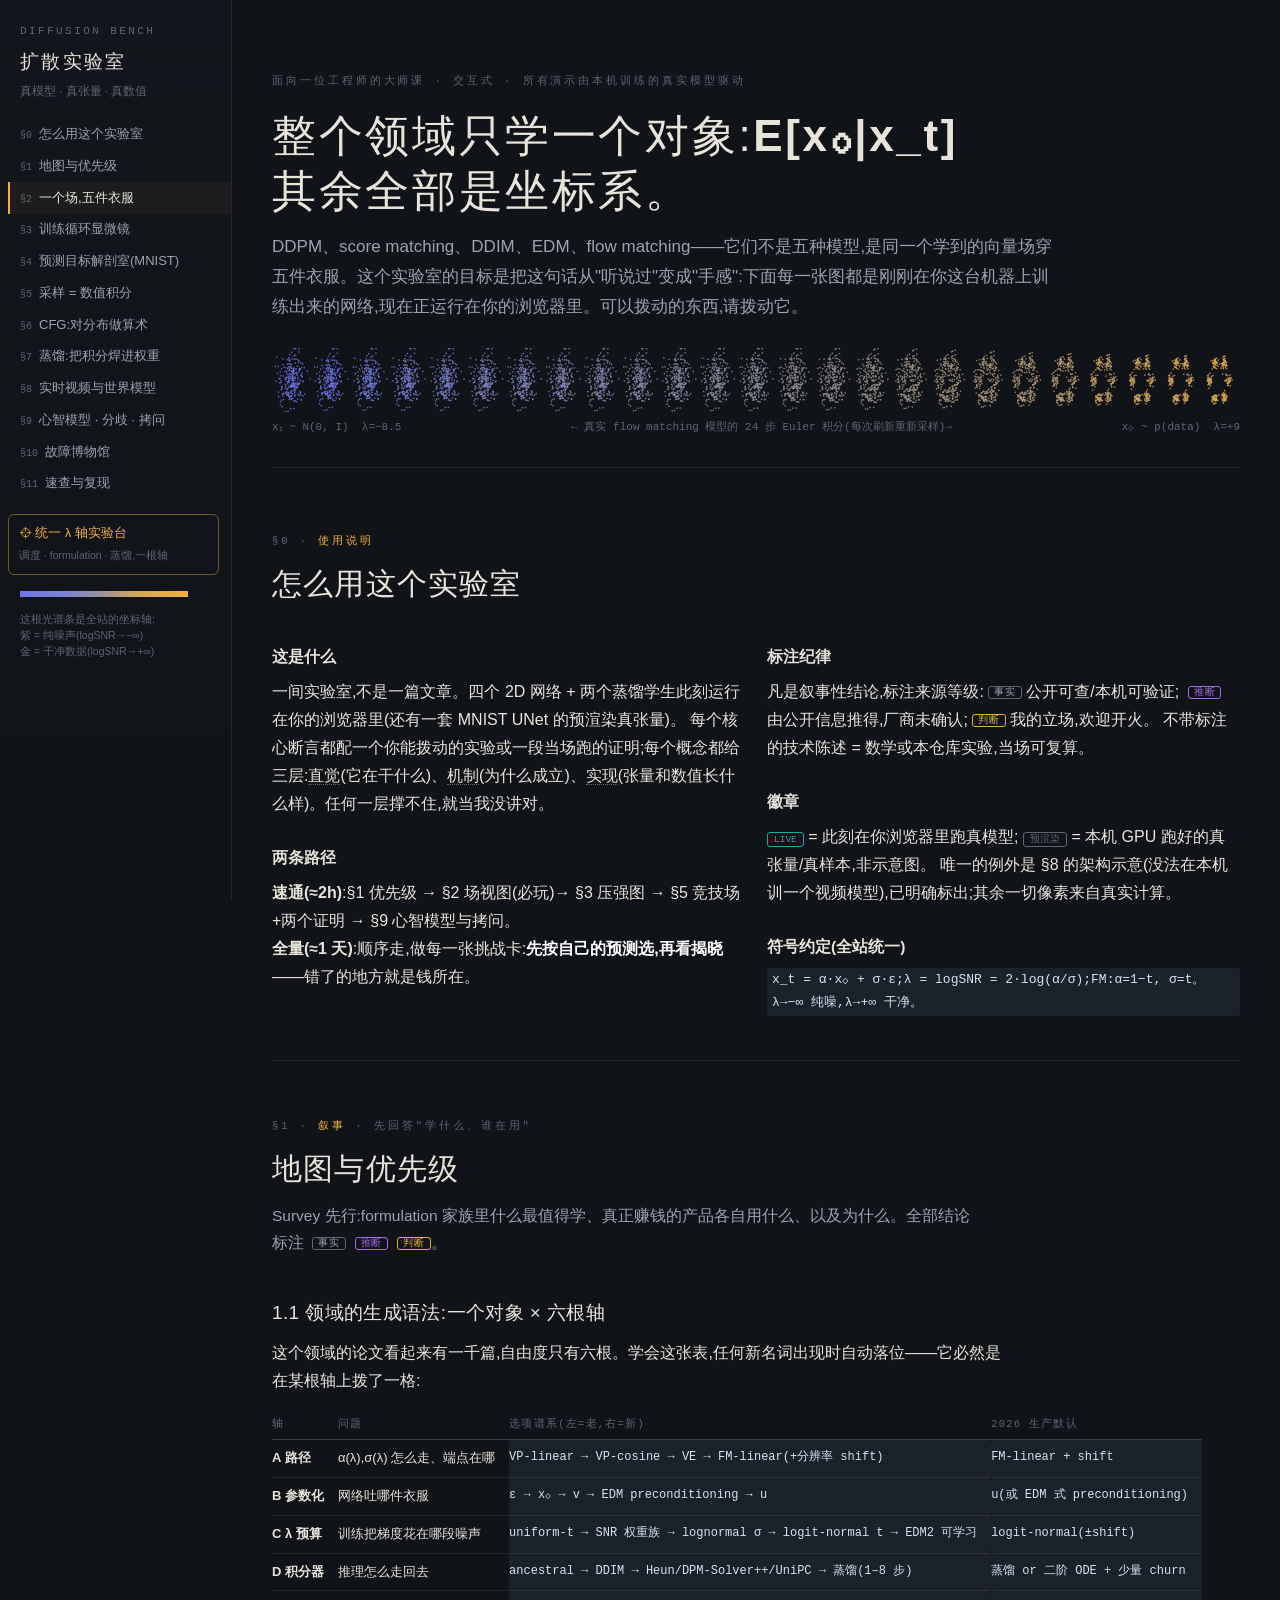
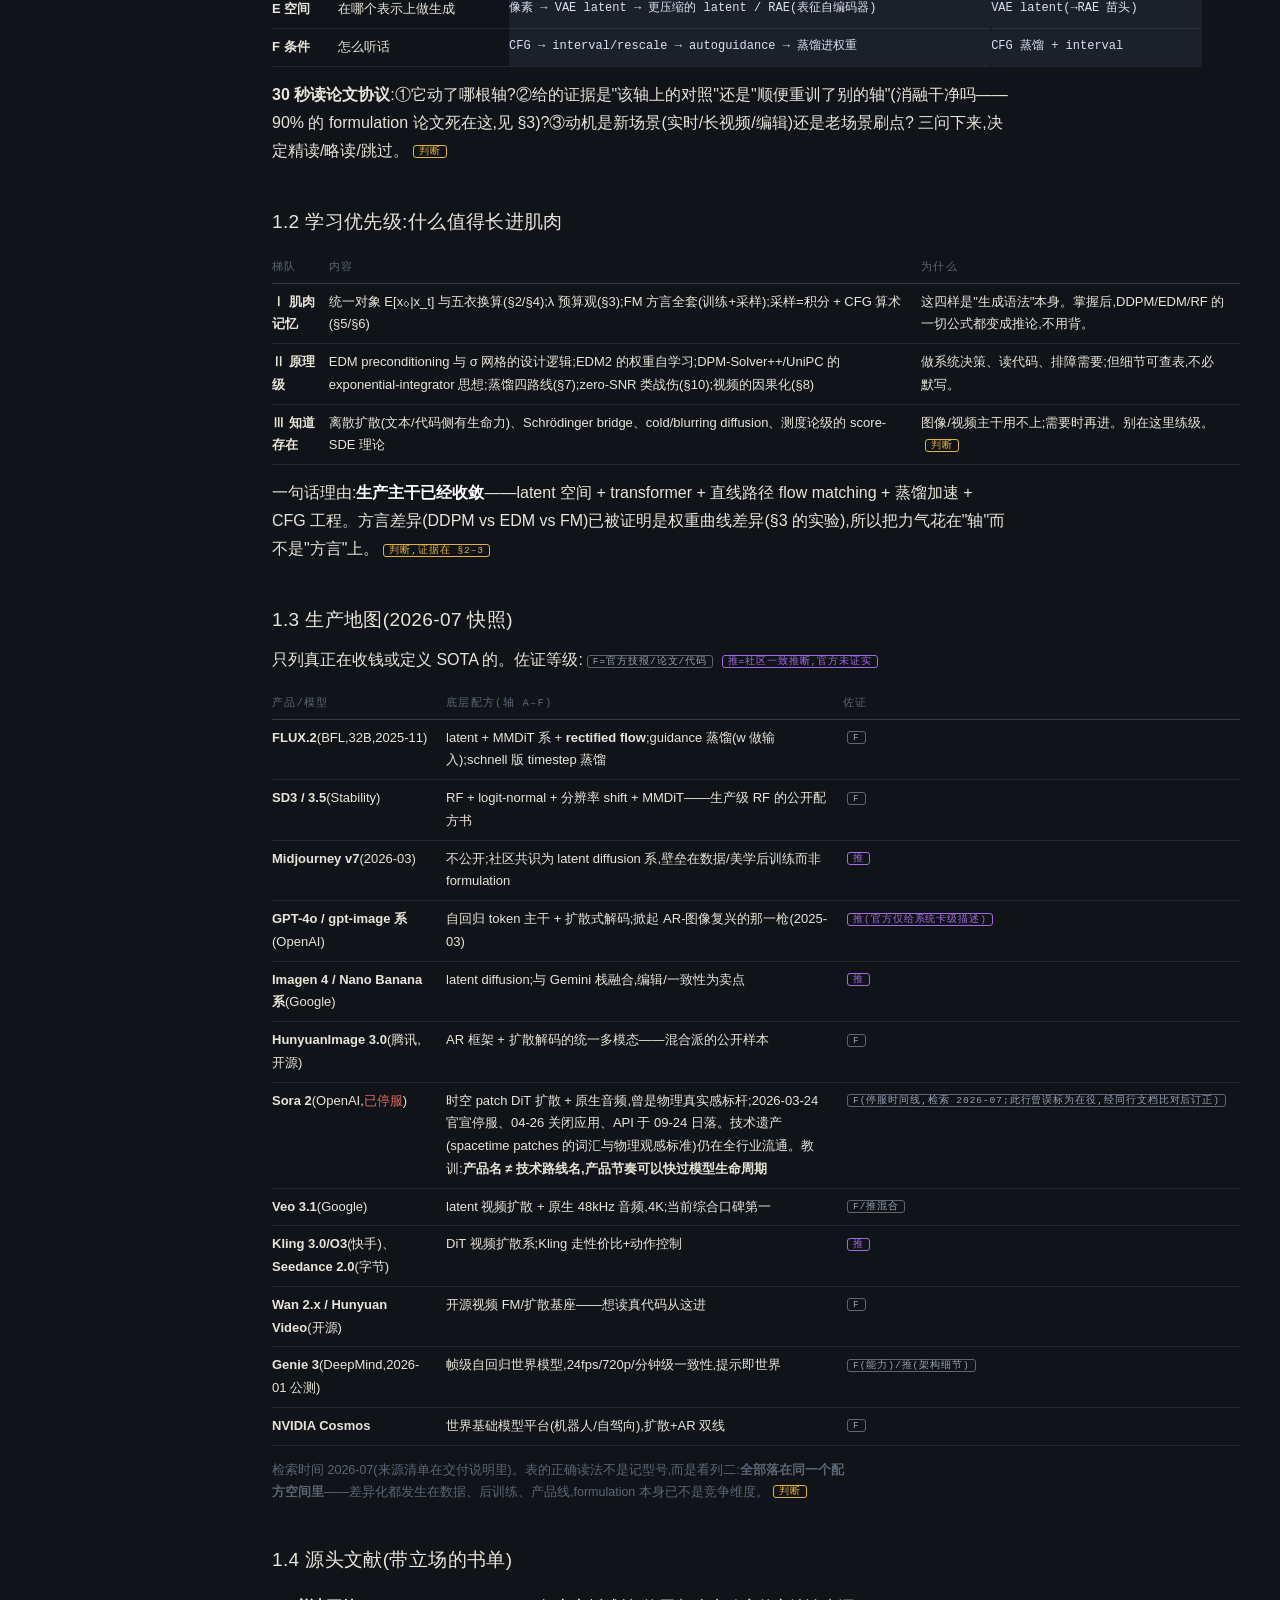
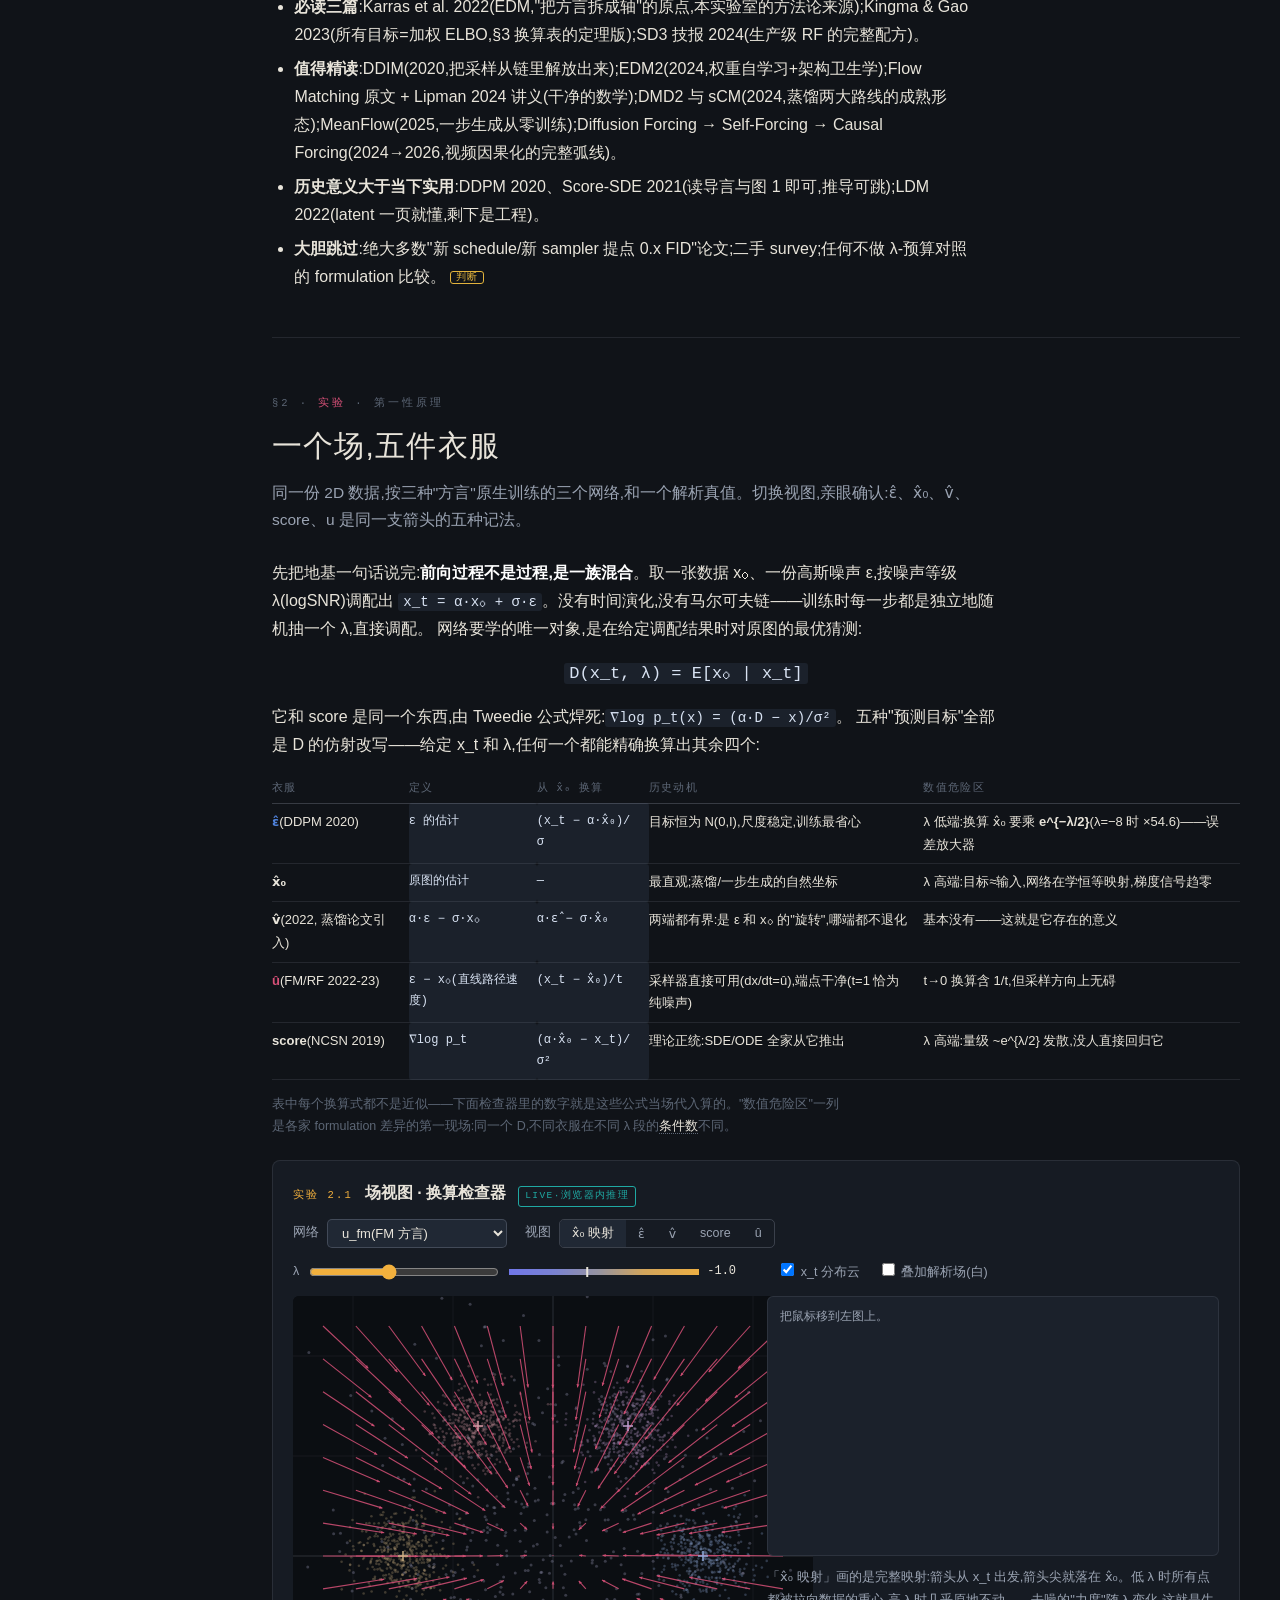
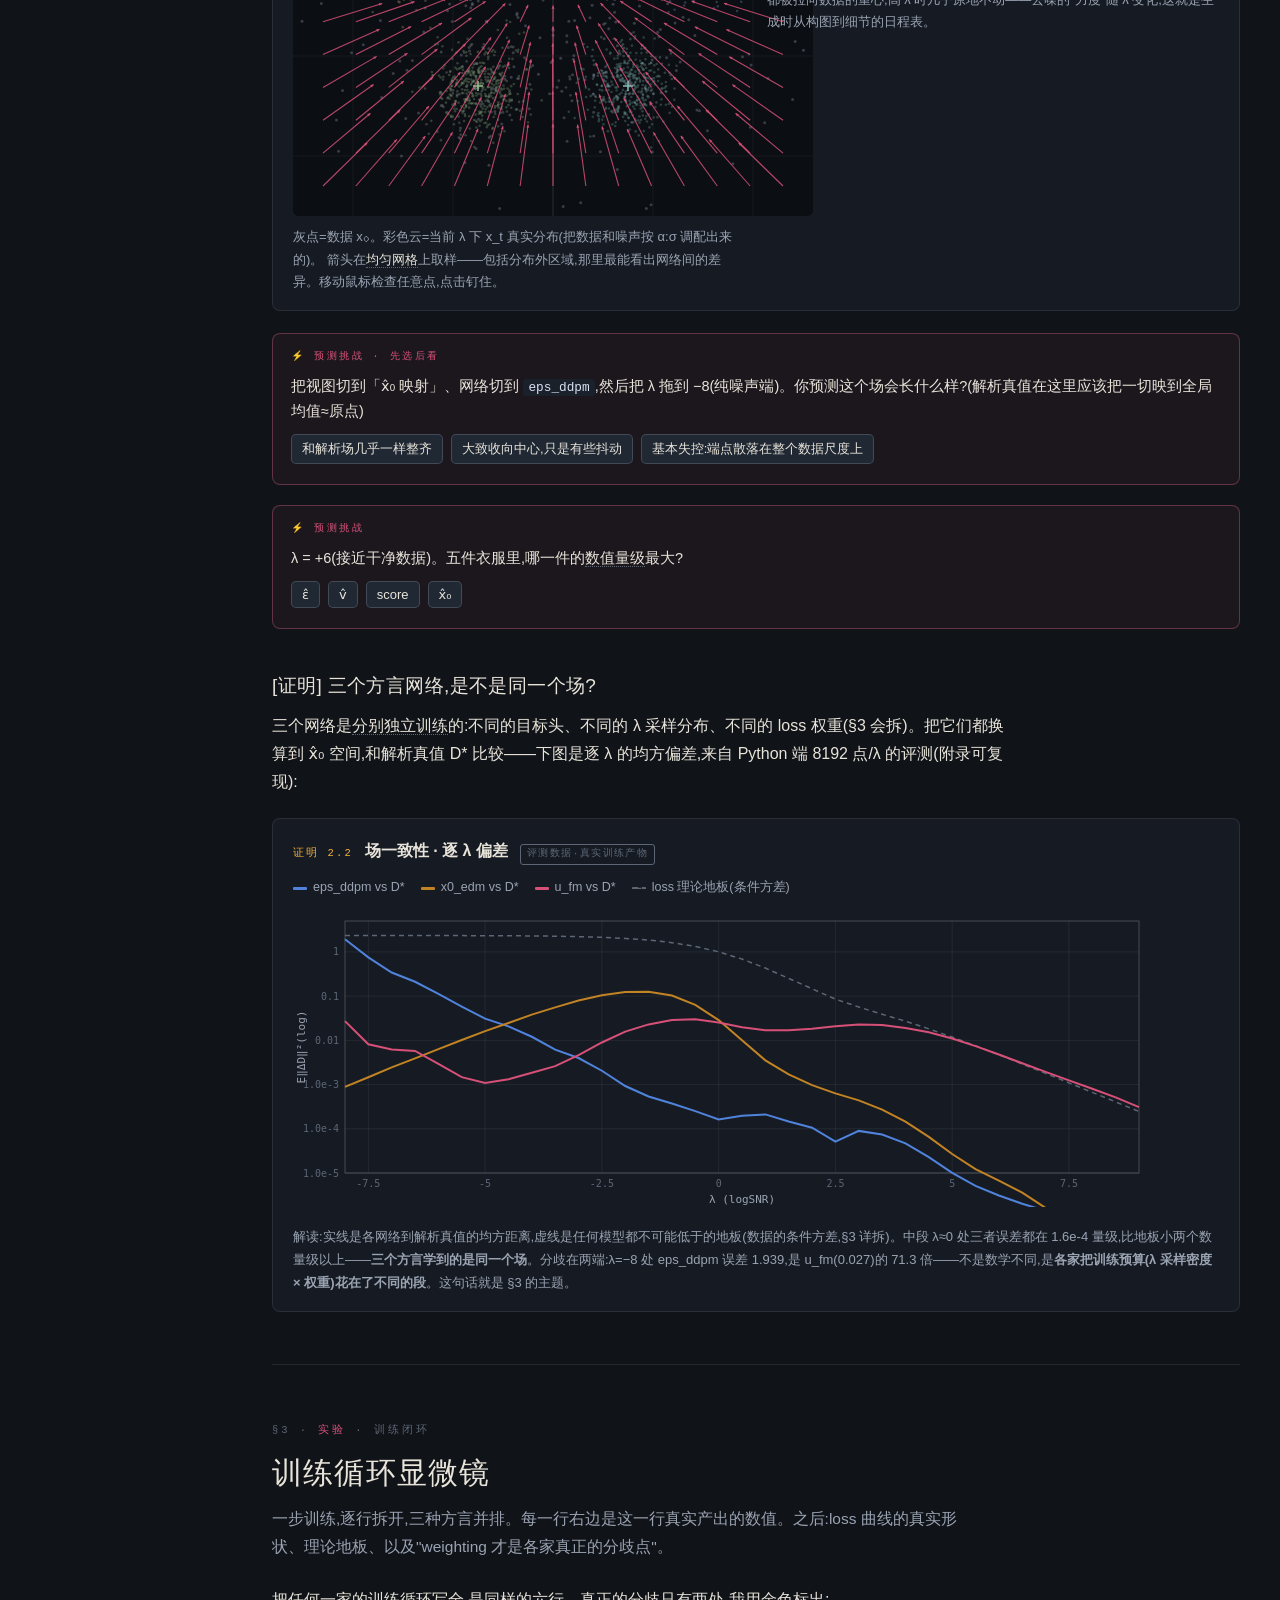
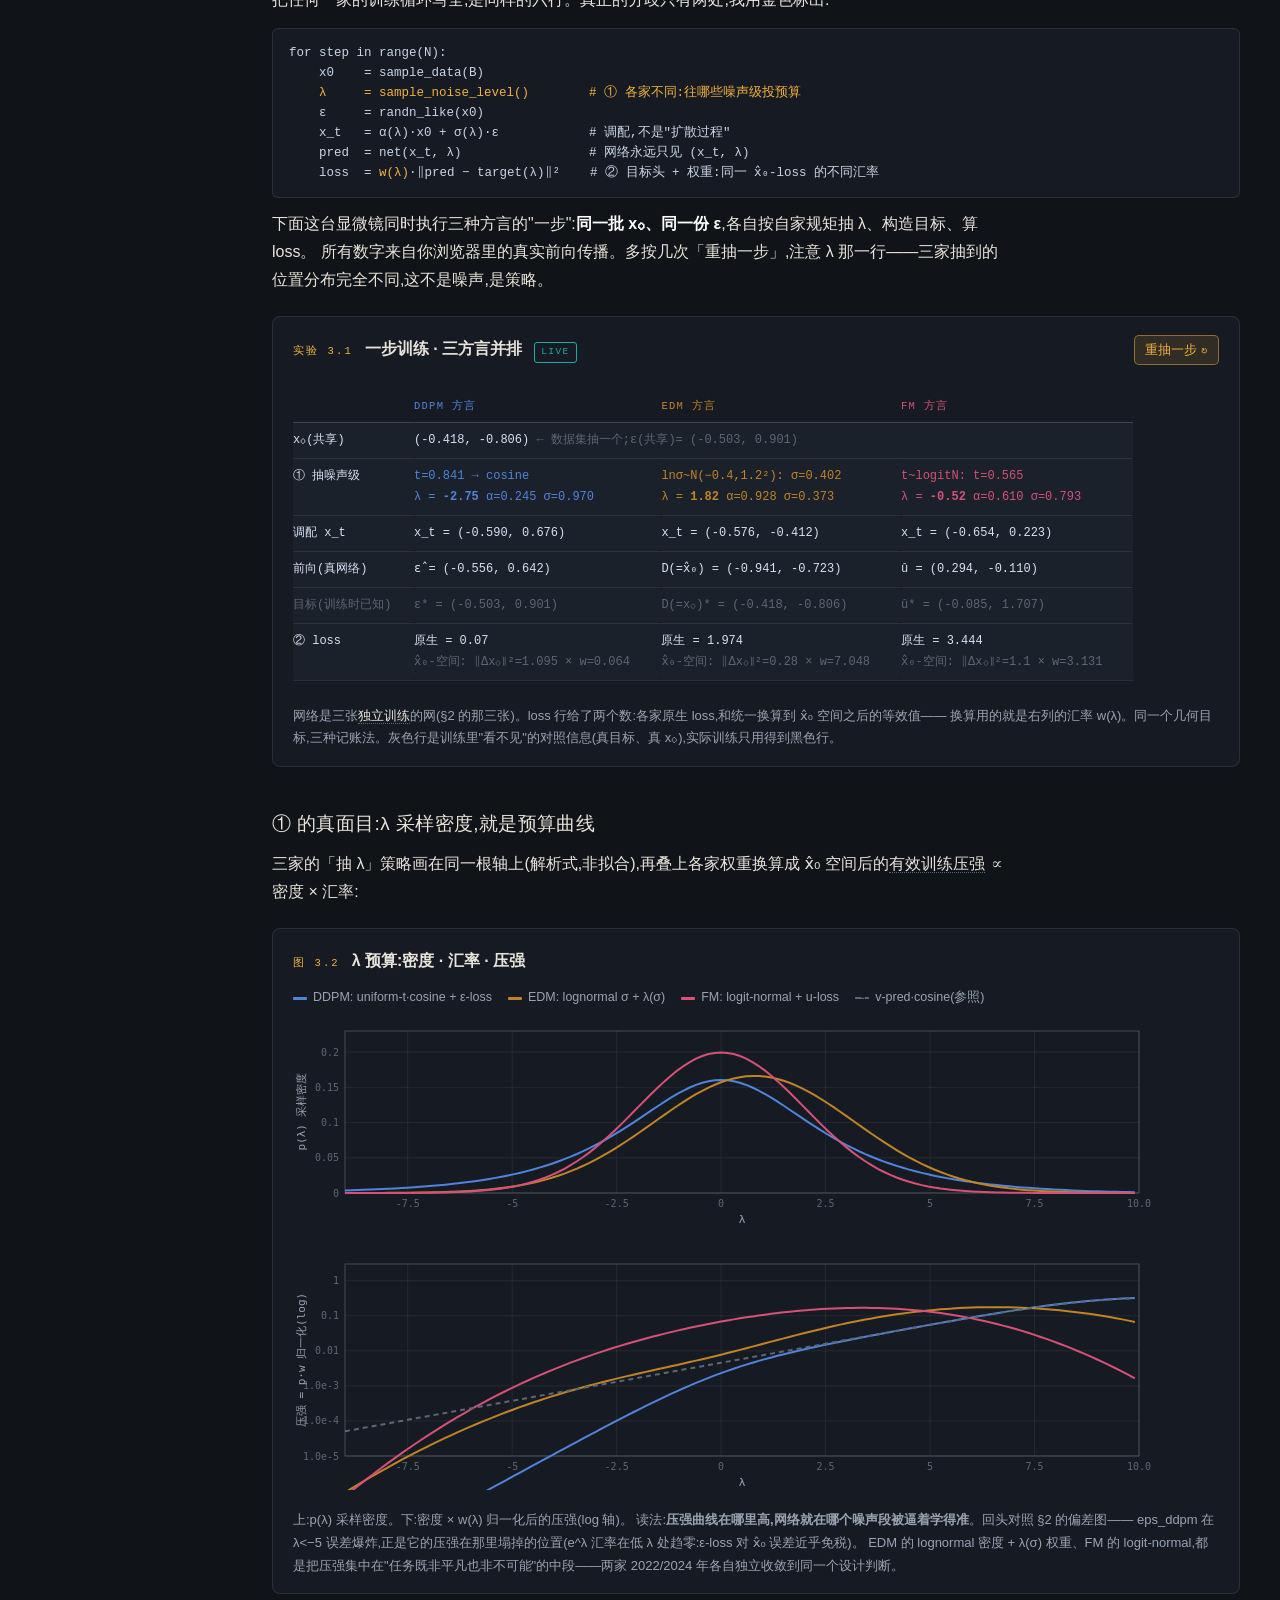
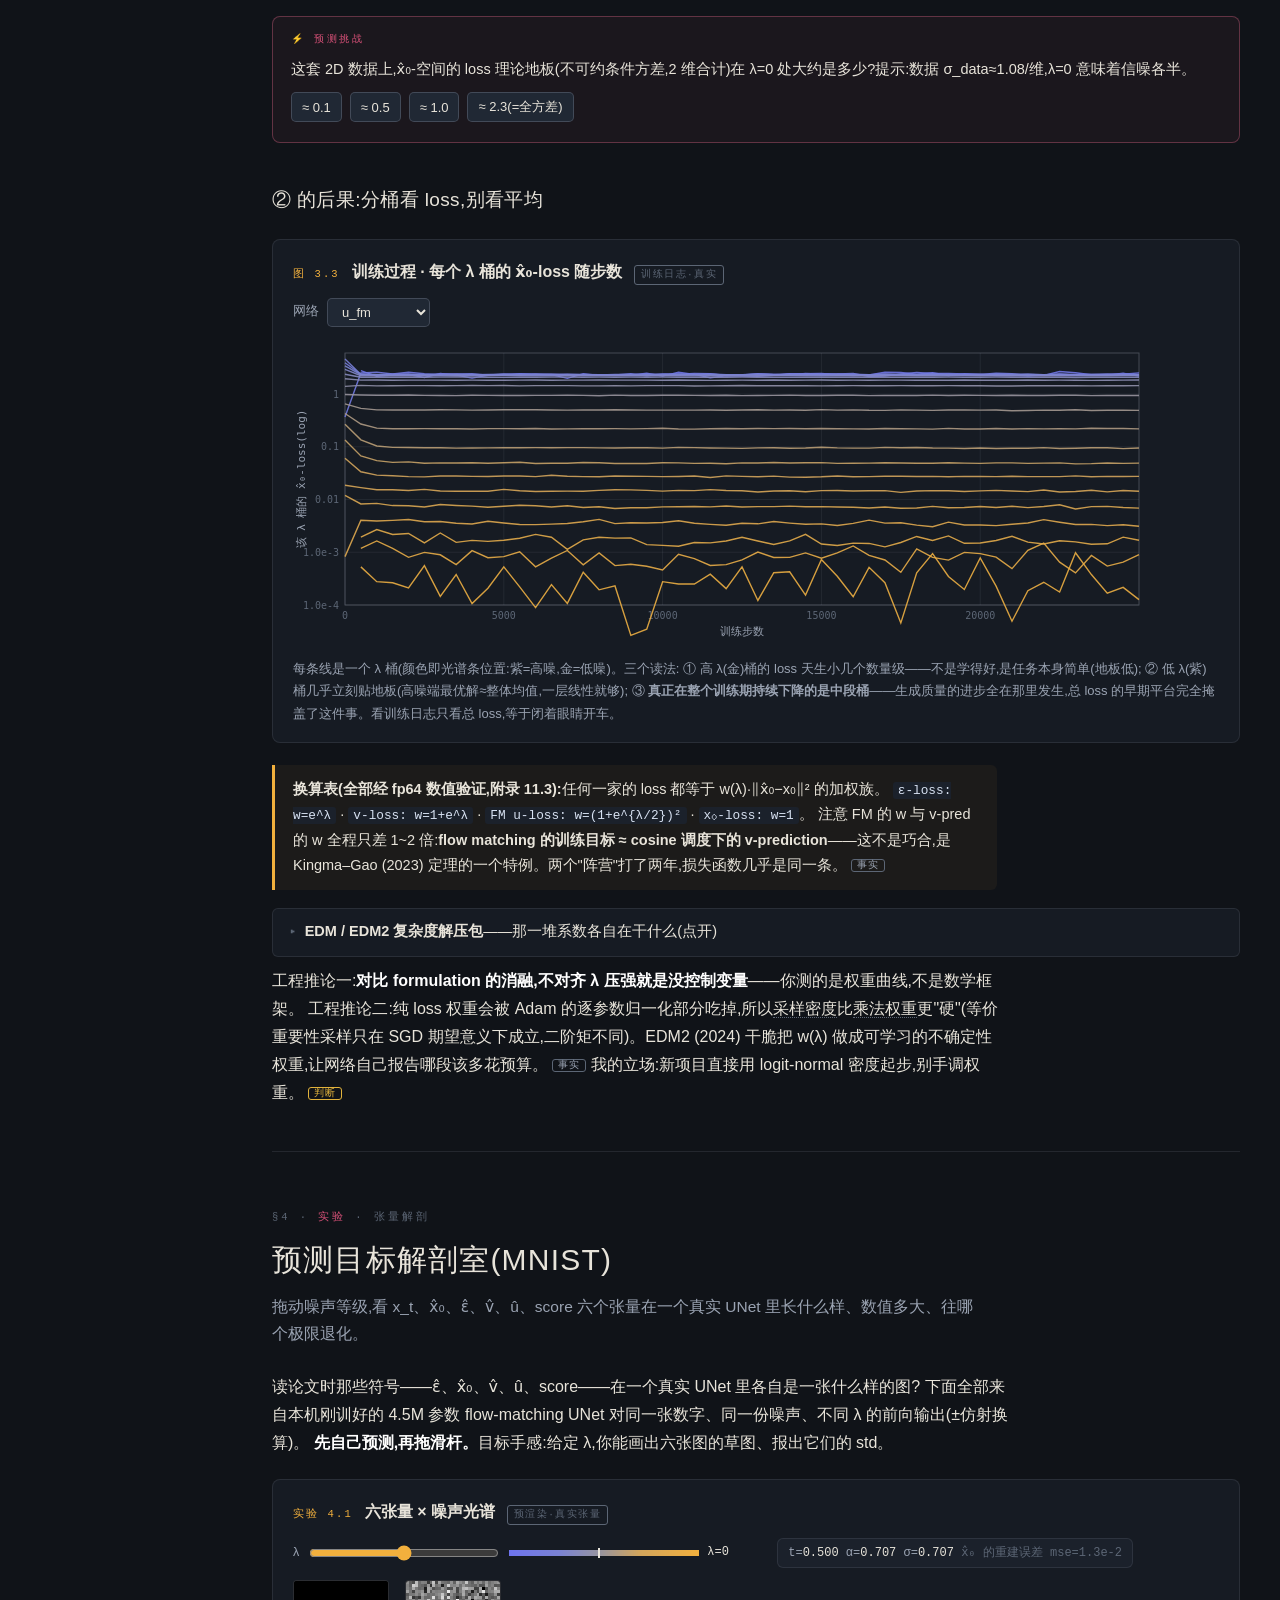
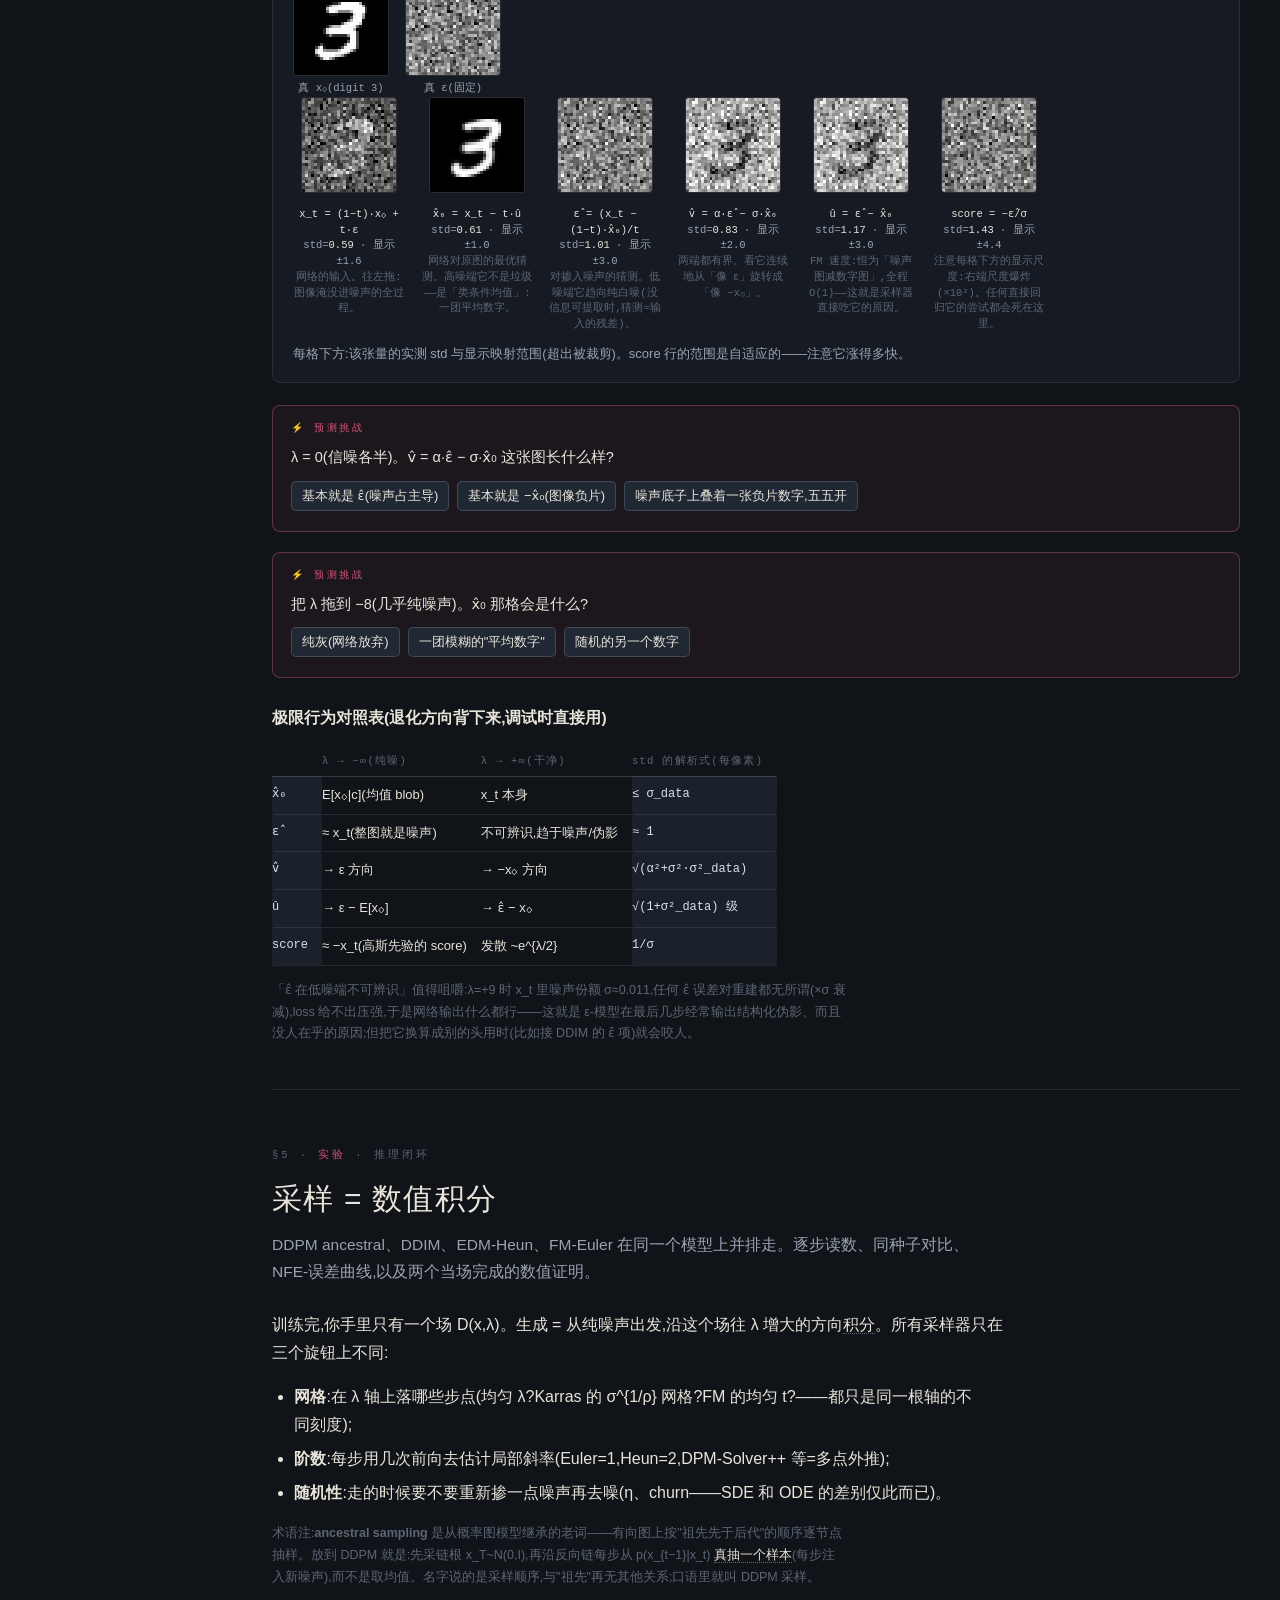
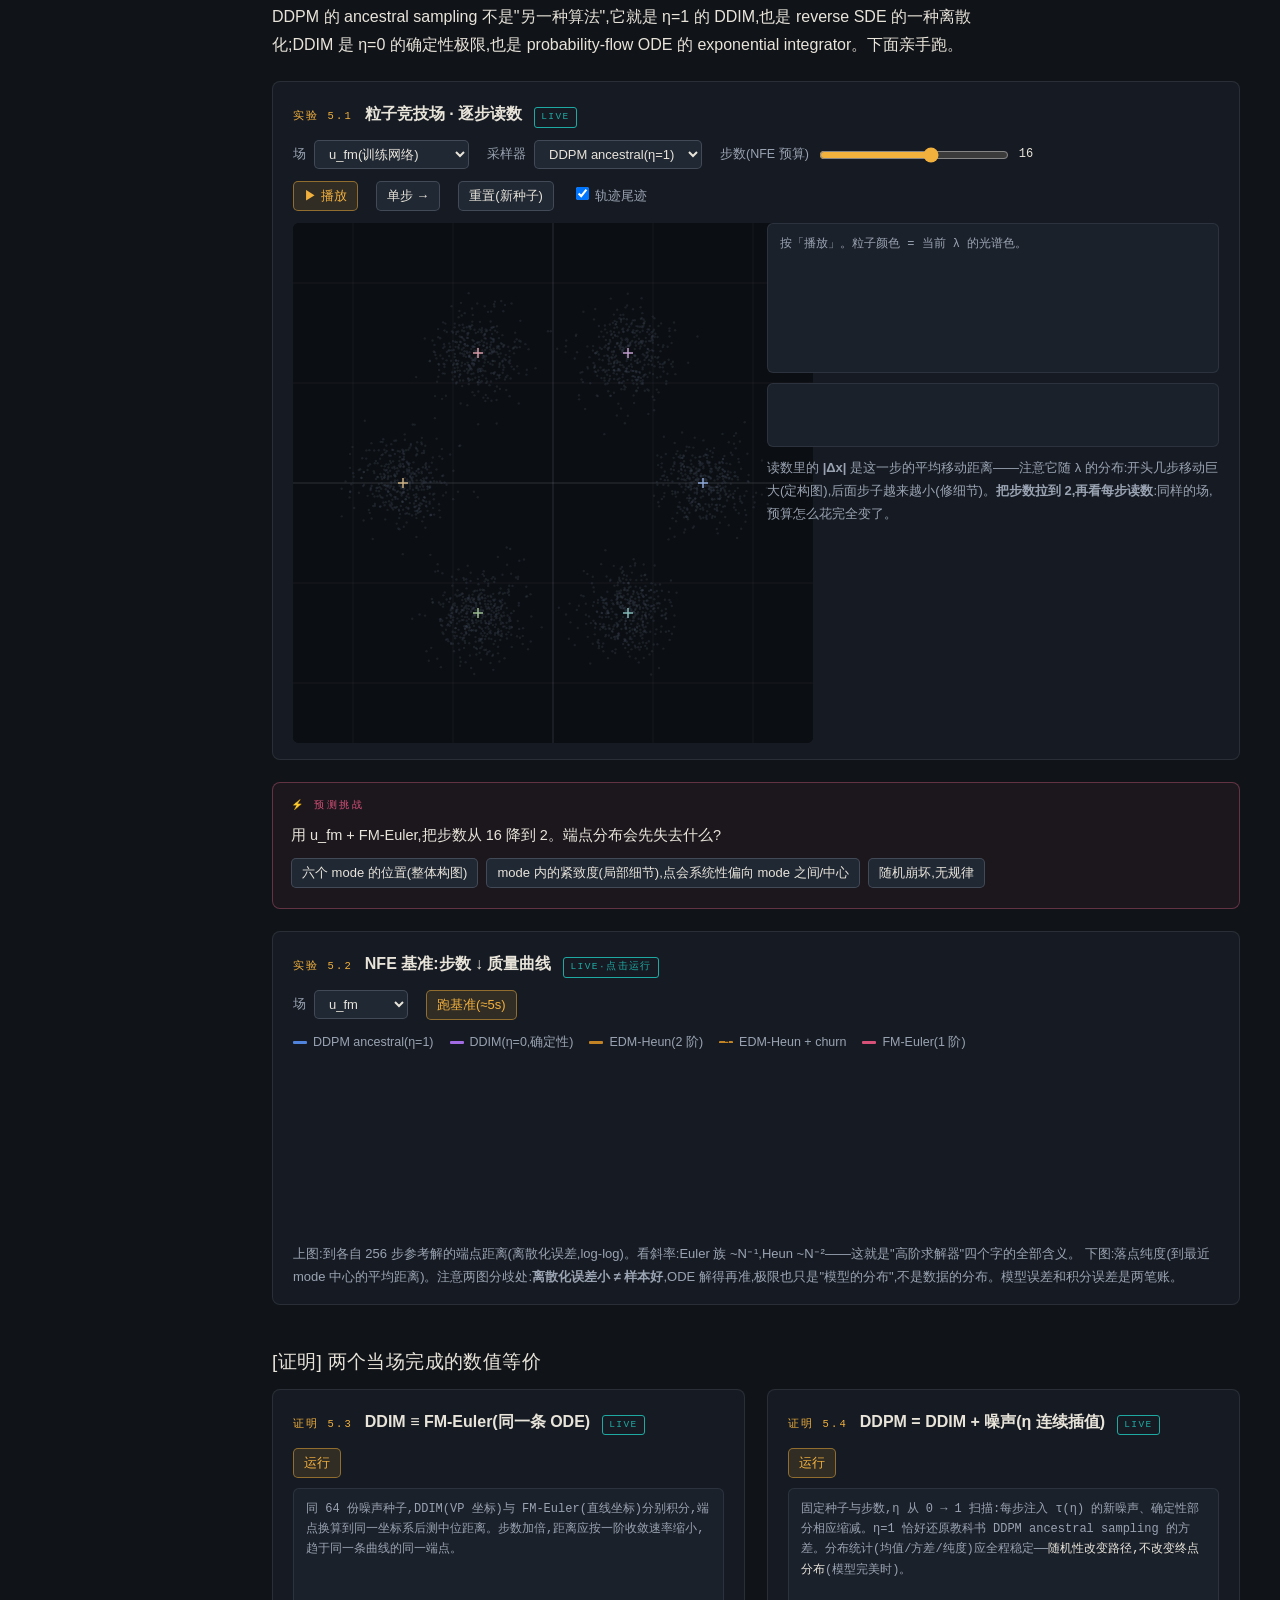
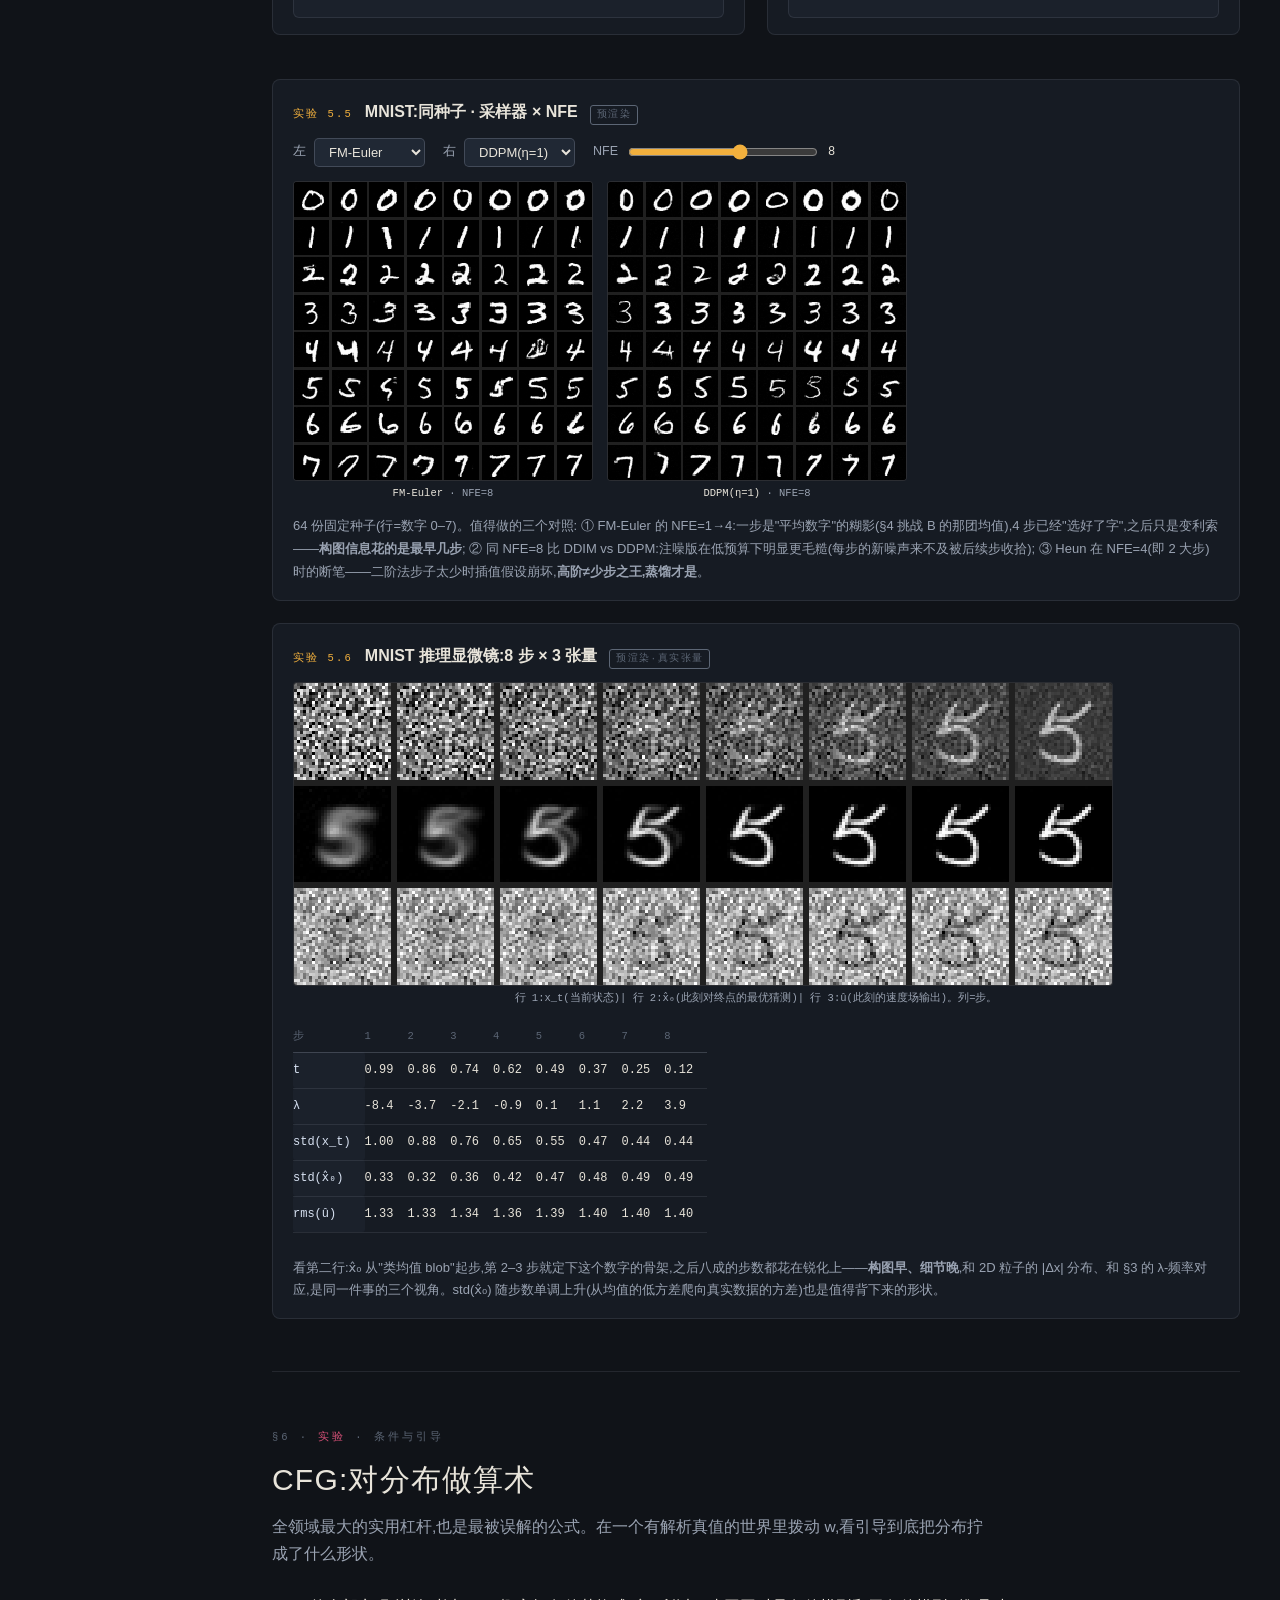
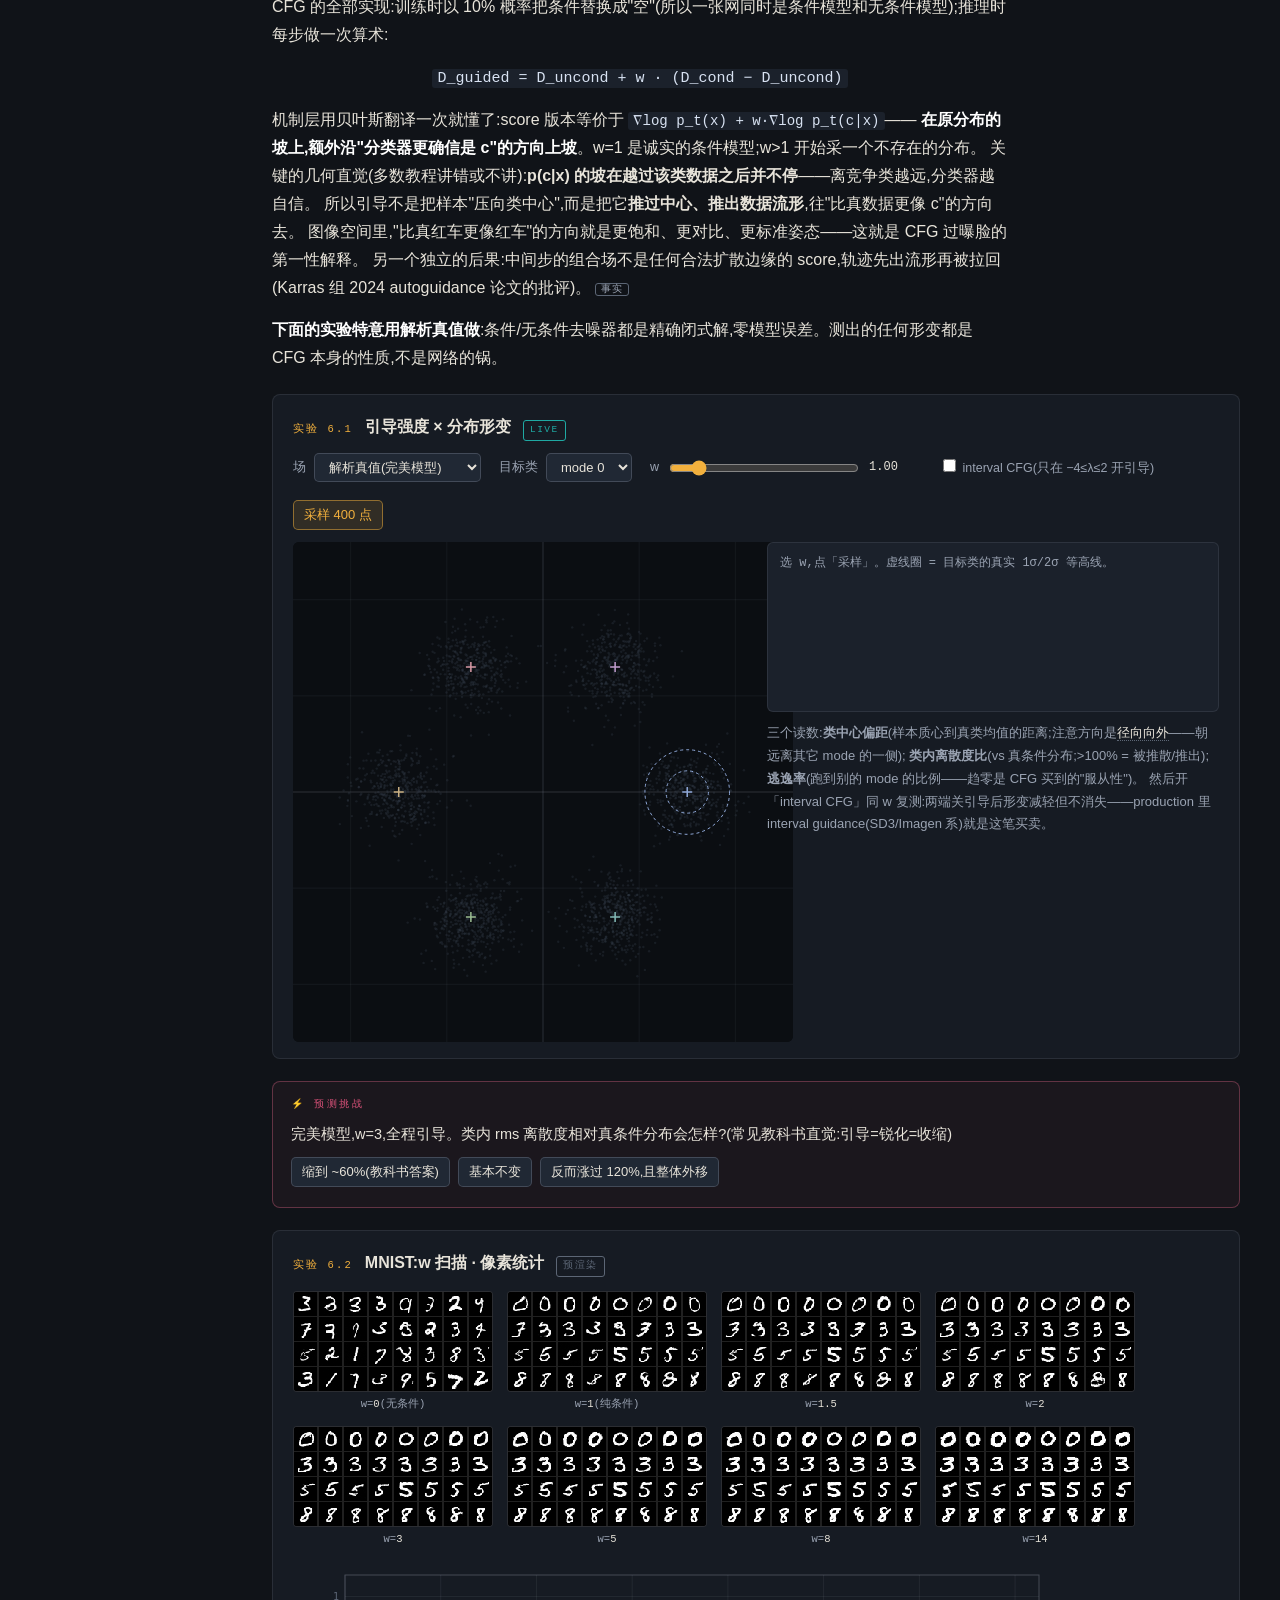
<file: index.html>
<!DOCTYPE html>
<html lang="zh-CN">
<head>
<meta charset="utf-8">
<meta name="viewport" content="width=device-width, initial-scale=1">
<title>扩散实验室 · 一个场,五件衣服</title>
<link rel="stylesheet" href="css/lab.css">
</head>
<body>

<aside id="rail">
  <div class="brand">DIFFUSION BENCH</div>
  <h1>扩散实验室</h1>
  <div class="sub">真模型 · 真张量 · 真数值</div>
  <nav id="toc"></nav>
  <a href="axis.html" style="display:block;margin:14px 12px 0 -12px;padding:8px 10px;border:1px solid rgba(242,176,61,0.45);border-radius:6px;color:var(--data);font-size:12.5px;text-decoration:none">⌖ 统一 λ 轴实验台<br><span style="color:var(--ink3);font-size:10.5px">调度 · formulation · 蒸馏,一根轴</span></a>
  <canvas id="lamrail"></canvas>
  <div class="railnote">这根光谱条是全站的坐标轴:<br>紫 = 纯噪声(logSNR→−∞)<br>金 = 干净数据(logSNR→+∞)</div>
</aside>

<main>

<div id="hero">
  <div class="eyebrow">面向一位工程师的大师课 · 交互式 · 所有演示由本机训练的真实模型驱动</div>
  <h1>整个领域只学一个对象:<b>E[x₀|x_t]</b><br>其余全部是坐标系。</h1>
  <p class="lede">DDPM、score matching、DDIM、EDM、flow matching——它们不是五种模型,是同一个学到的向量场穿五件衣服。这个实验室的目标是把这句话从"听说过"变成"手感":下面每一张图都是刚刚在你这台机器上训练出来的网络,现在正运行在你的浏览器里。可以拨动的东西,请拨动它。</p>
  <canvas id="herostrip"></canvas>
  <div class="stripcap"><span>x₁ ~ N(0, I)&nbsp;&nbsp;λ=−8.5</span><span>← 真实 flow matching 模型的 24 步 Euler 积分(每次刷新重新采样)→</span><span>x₀ ~ p(data)&nbsp;&nbsp;λ=+9</span></div>
</div>

<section class="ch" id="s0">
  <div class="eyebrow">§0 · <span class="mode">使用说明</span></div>
  <h2>怎么用这个实验室</h2>
  <div id="c-s0"></div>
</section>

<section class="ch" id="s1">
  <div class="eyebrow">§1 · <span class="mode">叙事</span> · 先回答"学什么、谁在用"</div>
  <h2>地图与优先级</h2>
  <div class="dek">Survey 先行:formulation 家族里什么最值得学、真正赚钱的产品各自用什么、以及为什么。全部结论标注 <span class="tag f">事实</span> <span class="tag i">推断</span> <span class="tag j">判断</span>。</div>
  <div id="c-s1"></div>
</section>

<section class="ch" id="s2">
  <div class="eyebrow">§2 · <span class="mode exp">实验</span> · 第一性原理</div>
  <h2>一个场,五件衣服</h2>
  <div class="dek">同一份 2D 数据,按三种"方言"原生训练的三个网络,和一个解析真值。切换视图,亲眼确认:ε̂、x̂₀、v̂、score、u 是同一支箭头的五种记法。</div>
  <div id="c-s2"></div>
</section>

<section class="ch" id="s3">
  <div class="eyebrow">§3 · <span class="mode exp">实验</span> · 训练闭环</div>
  <h2>训练循环显微镜</h2>
  <div class="dek">一步训练,逐行拆开,三种方言并排。每一行右边是这一行真实产出的数值。之后:loss 曲线的真实形状、理论地板、以及"weighting 才是各家真正的分歧点"。</div>
  <div id="c-s3"></div>
</section>

<section class="ch" id="s4">
  <div class="eyebrow">§4 · <span class="mode exp">实验</span> · 张量解剖</div>
  <h2>预测目标解剖室(MNIST)</h2>
  <div class="dek">拖动噪声等级,看 x_t、x̂₀、ε̂、v̂、û、score 六个张量在一个真实 UNet 里长什么样、数值多大、往哪个极限退化。</div>
  <div id="c-s4"></div>
</section>

<section class="ch" id="s5">
  <div class="eyebrow">§5 · <span class="mode exp">实验</span> · 推理闭环</div>
  <h2>采样 = 数值积分</h2>
  <div class="dek">DDPM ancestral、DDIM、EDM-Heun、FM-Euler 在同一个模型上并排走。逐步读数、同种子对比、NFE-误差曲线,以及两个当场完成的数值证明。</div>
  <div id="c-s5"></div>
</section>

<section class="ch" id="s6">
  <div class="eyebrow">§6 · <span class="mode exp">实验</span> · 条件与引导</div>
  <h2>CFG:对分布做算术</h2>
  <div class="dek">全领域最大的实用杠杆,也是最被误解的公式。在一个有解析真值的世界里拨动 w,看引导到底把分布拧成了什么形状。</div>
  <div id="c-s6"></div>
</section>

<section class="ch" id="s7">
  <div class="eyebrow">§7 · <span class="mode exp">实验</span> · 少步生成</div>
  <h2>蒸馏:把积分焊进权重</h2>
  <div class="dek">几十步压到一步,压掉的是什么?轨迹曲率、mode 边界的缝、朴素蒸馏为什么会糊——先在看得见的世界里弄懂,再看各条路线图。</div>
  <div id="c-s7"></div>
</section>

<section class="ch" id="s8">
  <div class="eyebrow">§8 · <span class="mode">叙事</span> · 前沿</div>
  <h2>实时视频与世界模型</h2>
  <div class="dek">从"整段离线去噪"到 24fps 可交互:因果化的三步手术、误差累积的对策谱系、以及这条线现在真实卡在哪。</div>
  <div id="c-s8"></div>
</section>

<section class="ch" id="s9">
  <div class="eyebrow">§9 · <span class="mode">叙事</span> · 内化</div>
  <h2>心智模型 · 分歧 · 拷问</h2>
  <div class="dek">五个专家共享的心智模型;三个真分歧和每一方最硬的论据;十道用来区分"真懂"和"背书"的题,附深浅答案的样子。</div>
  <div id="c-s9"></div>
</section>

<section class="ch" id="s10">
  <div class="eyebrow">§10 · <span class="mode exp">实验</span> · 战伤</div>
  <h2>故障博物馆</h2>
  <div class="dek">每一件展品都是真实复现:带 terminal-SNR bug 的模型就在隔壁训练出来,灰底是它自己长出来的。之后是排查决策树。</div>
  <div id="c-s10"></div>
</section>

<section class="ch" id="s11">
  <div class="eyebrow">§11 · 附录</div>
  <h2>速查与复现</h2>
  <div id="c-s11"></div>
</section>

<div class="footnote">
  本实验室的一切数字都可复现:训练代码在 <code>exp/</code>,浏览器端数学在 <code>app/js/</code>,两边用 fixtures 逐位对拍(附录 11.3)。
  内容标注体系:<span class="tag f">事实</span> 有公开来源/可当场验证 · <span class="tag i">推断</span> 由公开信息推得,未经官方确认 · <span class="tag j">判断</span> 我的立场,可以跟我吵。
</div>

</main>
<script type="module" src="js/main.js"></script>
</body>
</html>
</file>
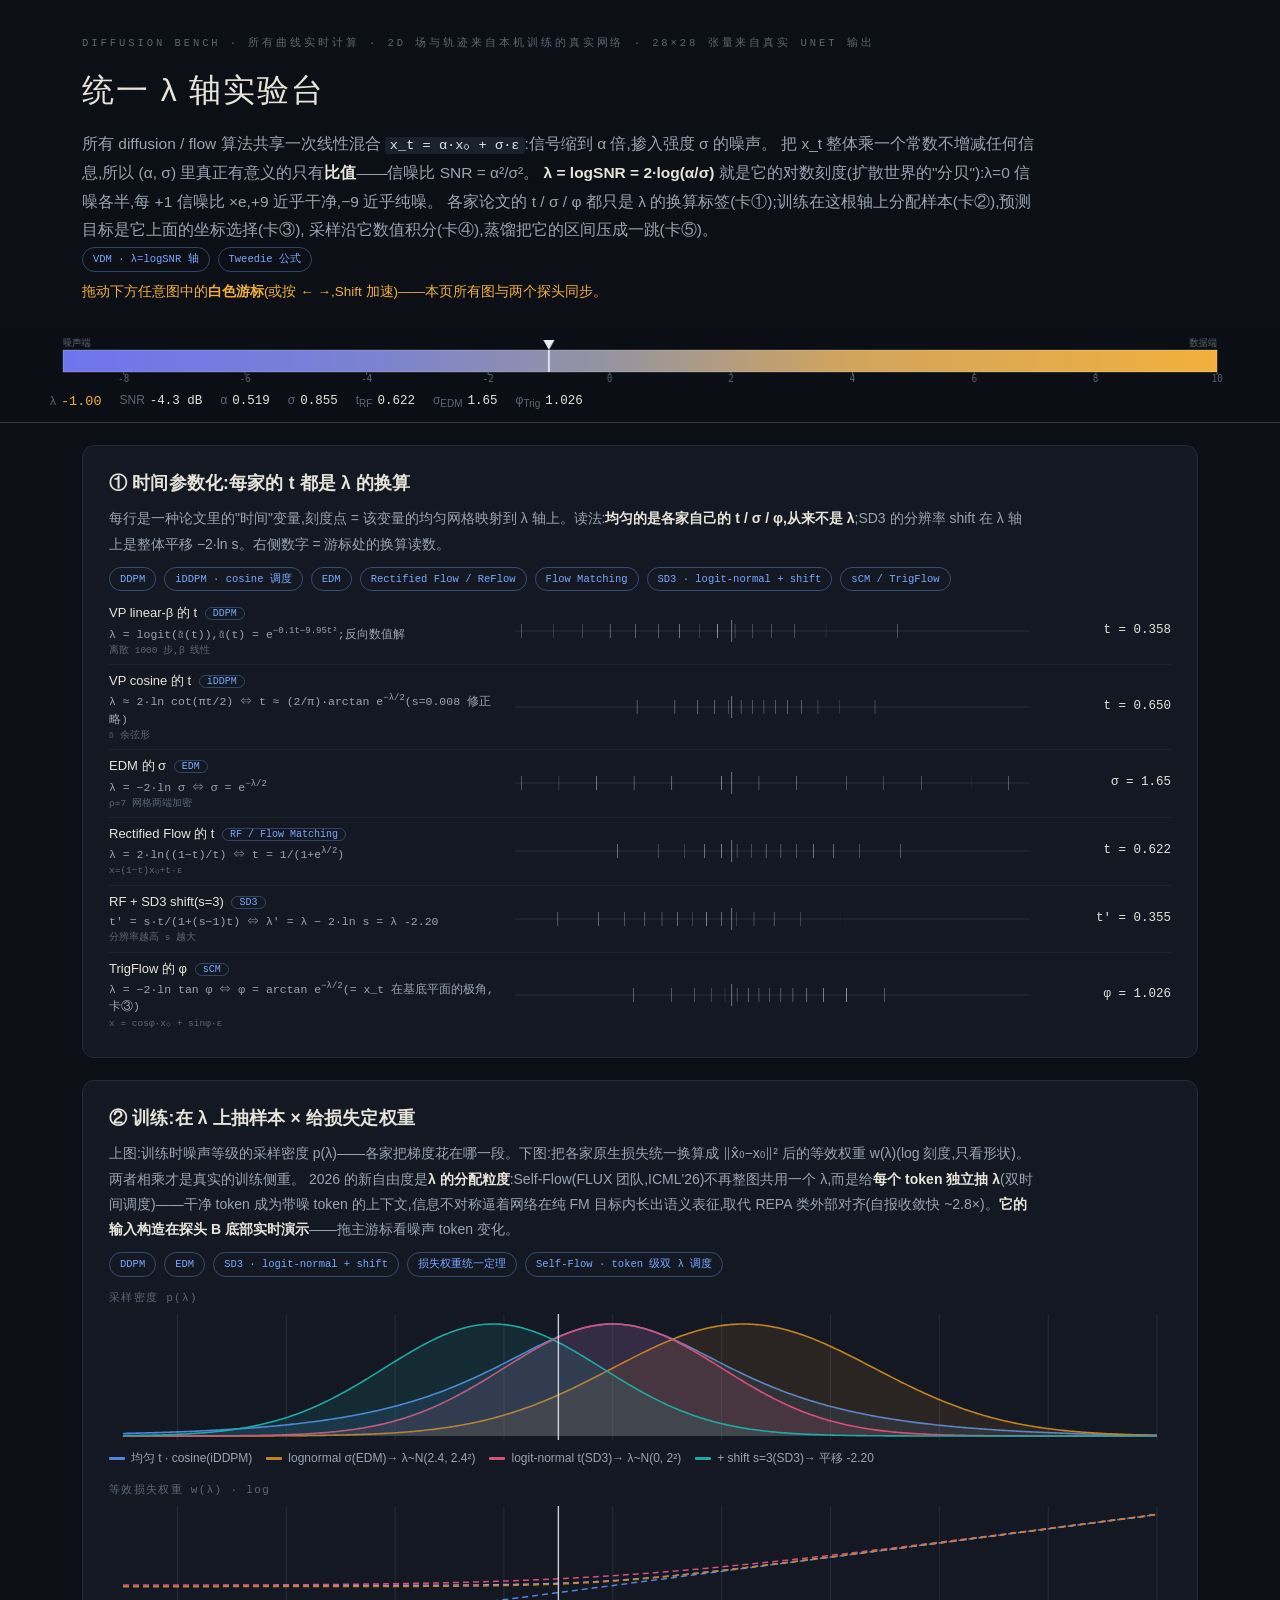
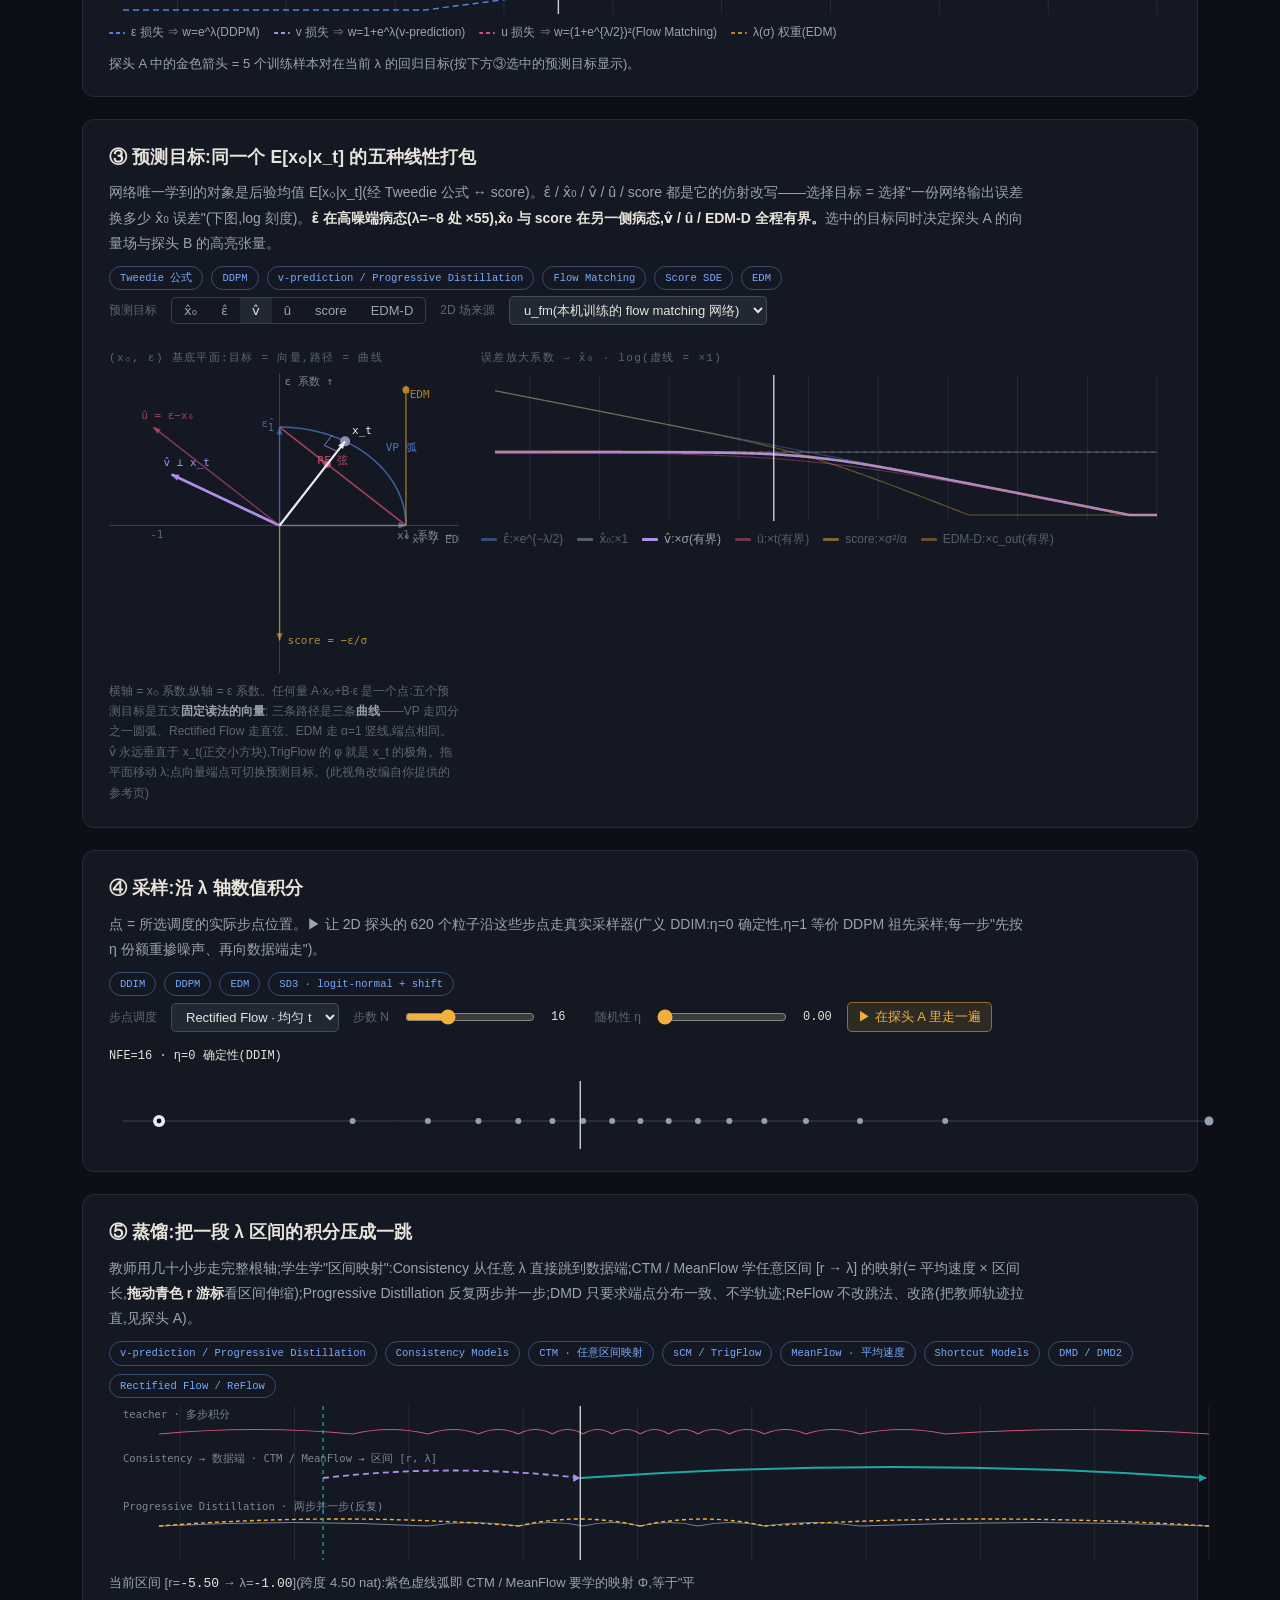
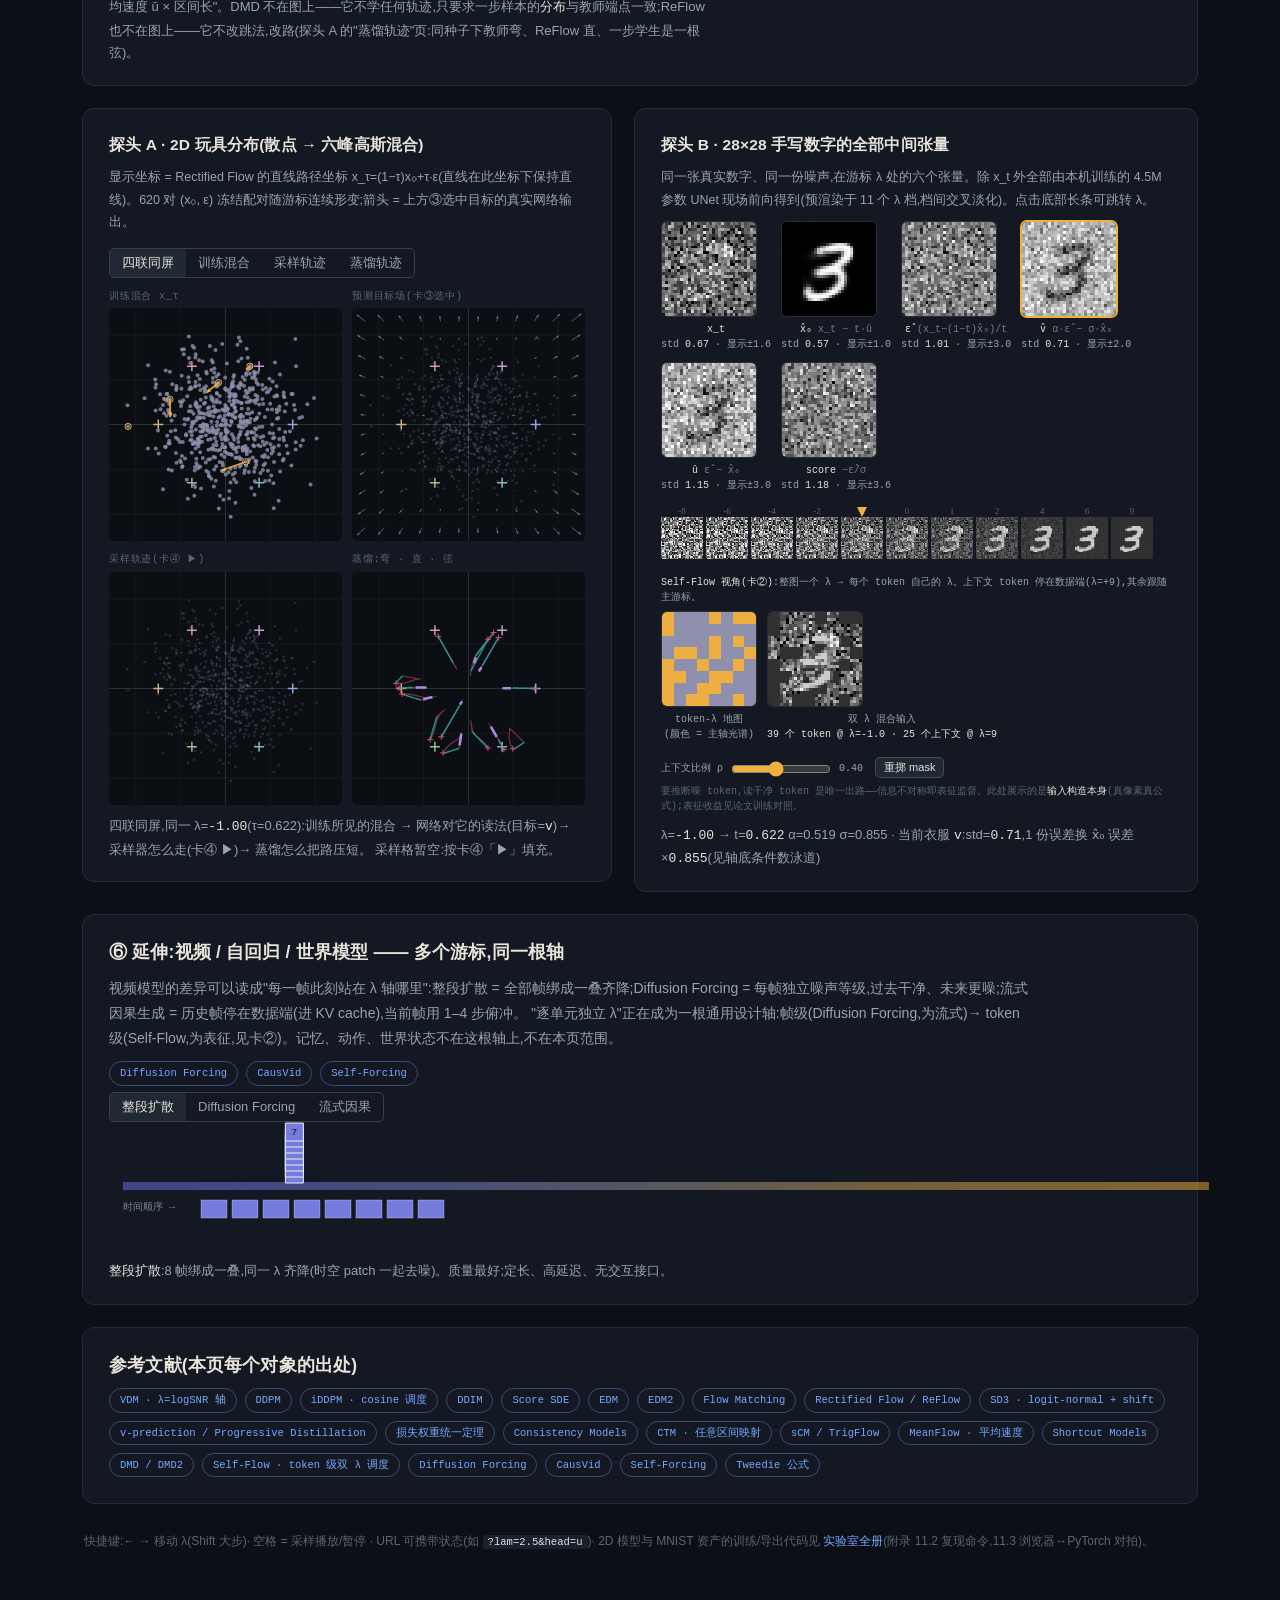
<file: axis.html>
<!DOCTYPE html>
<html lang="zh-CN">
<head>
<meta charset="utf-8">
<meta name="viewport" content="width=device-width, initial-scale=1">
<title>统一 λ 轴实验台 · 调度 / formulation / 蒸馏</title>
<link rel="stylesheet" href="css/lab.css">
<link rel="stylesheet" href="css/axis.css">
</head>
<body class="axis-body">

<header id="ax-head">
  <div class="eyebrow">DIFFUSION BENCH · 所有曲线实时计算 · 2D 场与轨迹来自本机训练的真实网络 · 28×28 张量来自真实 UNet 输出</div>
  <h1>统一 λ 轴实验台</h1>
  <p class="lede">所有 diffusion / flow 算法共享一次线性混合 <code>x_t = α·x₀ + σ·ε</code>:信号缩到 α 倍,掺入强度 σ 的噪声。
  把 x_t 整体乘一个常数不增减任何信息,所以 (α, σ) 里真正有意义的只有<b>比值</b>——信噪比 SNR = α²/σ²。
  <b>λ = logSNR = 2·log(α/σ)</b> 就是它的对数刻度(扩散世界的"分贝"):λ=0 信噪各半,每 +1 信噪比 ×e,+9 近乎干净,−9 近乎纯噪。
  各家论文的 t / σ / φ 都只是 λ 的换算标签(卡①);训练在这根轴上分配样本(卡②),预测目标是它上面的坐标选择(卡③),
  采样沿它数值积分(卡④),蒸馏把它的区间压成一跳(卡⑤)。<span class="refwrap" id="hd-ref"></span></p>
  <p class="hint">拖动下方任意图中的<b>白色游标</b>(或按 ← →,Shift 加速)——本页所有图与两个探头同步。</p>
</header>

<!-- sticky master axis -->
<div id="ax-master">
  <canvas id="cv-master"></canvas>
  <div id="ax-readouts"></div>
</div>

<main id="ax-main">

  <section class="card" id="card-time">
    <div class="cardhead">
      <h2>① 时间参数化:每家的 t 都是 λ 的换算</h2>
      <p class="how">每行是一种论文里的"时间"变量,刻度点 = 该变量的均匀网格映射到 λ 轴上。读法:<b>均匀的是各家自己的 t / σ / φ,从来不是 λ</b>;SD3 的分辨率 shift 在 λ 轴上是整体平移 −2·ln s。右侧数字 = 游标处的换算读数。</p>
      <div class="refwrap" id="time-refs"></div>
    </div>
    <div class="rowlist" id="time-rows"></div>
  </section>

  <section class="card" id="card-train">
    <div class="cardhead">
      <h2>② 训练:在 λ 上抽样本 × 给损失定权重</h2>
      <p class="how">上图:训练时噪声等级的采样密度 p(λ)——各家把梯度花在哪一段。下图:把各家原生损失统一换算成 ‖x̂₀−x₀‖² 后的等效权重 w(λ)(log 刻度,只看形状)。两者相乘才是真实的训练侧重。
      2026 的新自由度是<b>λ 的分配粒度</b>:Self-Flow(FLUX 团队,ICML'26)不再整图共用一个 λ,而是给<b>每个 token 独立抽 λ</b>(双时间调度)——干净 token 成为带噪 token 的上下文,信息不对称逼着网络在纯 FM 目标内长出语义表征,取代 REPA 类外部对齐(自报收敛快 ~2.8×)。<b>它的输入构造在探头 B 底部实时演示</b>——拖主游标看噪声 token 变化。</p>
      <div class="refwrap" id="train-refs"></div>
    </div>
    <div class="plotwrap"><div class="plotlabel">采样密度 p(λ)</div><canvas id="cv-dens"></canvas><div class="leg" id="leg-dens"></div></div>
    <div class="plotwrap"><div class="plotlabel">等效损失权重 w(λ) · log</div><canvas id="cv-wts"></canvas><div class="leg" id="leg-wts"></div></div>
    <p class="note">探头 A 中的金色箭头 = 5 个训练样本对在当前 λ 的回归目标(按下方③选中的预测目标显示)。</p>
  </section>

  <section class="card" id="card-target">
    <div class="cardhead">
      <h2>③ 预测目标:同一个 E[x₀|x_t] 的五种线性打包</h2>
      <p class="how">网络唯一学到的对象是后验均值 E[x₀|x_t](经 Tweedie 公式 ↔ score)。ε̂ / x̂₀ / v̂ / û / score 都是它的仿射改写——选择目标 = 选择"一份网络输出误差换多少 x̂₀ 误差"(下图,log 刻度)。<b>ε̂ 在高噪端病态(λ=−8 处 ×55),x̂₀ 与 score 在另一侧病态,v̂ / û / EDM-D 全程有界。</b>选中的目标同时决定探头 A 的向量场与探头 B 的高亮张量。</p>
      <div class="refwrap" id="target-refs"></div>
    </div>
    <div class="ctlrow">
      <span class="ctllab">预测目标</span>
      <div class="seg" id="ax-heads">
        <button data-h="x0">x̂₀</button><button data-h="eps">ε̂</button><button data-h="v" class="on">v̂</button><button data-h="u">û</button><button data-h="score">score</button><button data-h="D">EDM-D</button>
      </div>
      <span class="ctllab">2D 场来源</span>
      <select id="ax-model">
        <option value="u_fm" selected>u_fm(本机训练的 flow matching 网络)</option>
        <option value="analytic">解析最优(高斯混合闭式解)</option>
        <option value="eps_ddpm">eps_ddpm(本机训练,ε-prediction)</option>
        <option value="x0_edm">x0_edm(本机训练,EDM 配方)</option>
      </select>
    </div>
    <div class="duo">
      <div class="plotwrap">
        <div class="plotlabel">(x₀, ε) 基底平面:目标 = 向量,路径 = 曲线</div>
        <canvas id="cv-basis"></canvas>
        <p class="mini">横轴 = x₀ 系数,纵轴 = ε 系数。任何量 A·x₀+B·ε 是一个点:五个预测目标是五支<b>固定读法的向量</b>;
        三条路径是三条<b>曲线</b>——VP 走四分之一圆弧、Rectified Flow 走直弦、EDM 走 α=1 竖线,端点相同。
        v̂ 永远垂直于 x_t(正交小方块),TrigFlow 的 φ 就是 x_t 的极角。拖平面移动 λ;点向量端点可切换预测目标。(此视角改编自你提供的参考页)</p>
      </div>
      <div class="plotwrap"><div class="plotlabel">误差放大系数 → x̂₀ · log(虚线 = ×1)</div><canvas id="cv-amp"></canvas><div class="leg" id="leg-amp"></div></div>
    </div>
  </section>

  <section class="card" id="card-sample">
    <div class="cardhead">
      <h2>④ 采样:沿 λ 轴数值积分</h2>
      <p class="how">点 = 所选调度的实际步点位置。▶ 让 2D 探头的 620 个粒子沿这些步点走真实采样器(广义 DDIM:η=0 确定性,η=1 等价 DDPM 祖先采样;每一步"先按 η 份额重掺噪声、再向数据端走")。</p>
      <div class="refwrap" id="sample-refs"></div>
    </div>
    <div class="ctlrow">
      <span class="ctllab">步点调度</span>
      <select id="ax-sched">
        <option value="rf" selected>Rectified Flow · 均匀 t</option>
        <option value="rf_shift">RF + SD3 shift(s=3)</option>
        <option value="edm">EDM · Karras ρ=7</option>
        <option value="cosine">VP-cosine · 均匀 t</option>
        <option value="logsnr">均匀 λ</option>
      </select>
      <span class="ctllab">步数 N</span><input type="range" id="ax-n" min="2" max="48" step="1" value="16"><span class="val" id="ax-nv">16</span>
      <span class="ctllab">随机性 η</span><input type="range" id="ax-eta" min="0" max="1" step="0.05" value="0"><span class="val" id="ax-etav">0.00</span>
      <button class="primary" id="ax-play">▶ 在探头 A 里走一遍</button>
      <span class="val" id="ax-nfe"></span>
    </div>
    <canvas id="cv-grid"></canvas>
  </section>

  <section class="card" id="card-distill">
    <div class="cardhead">
      <h2>⑤ 蒸馏:把一段 λ 区间的积分压成一跳</h2>
      <p class="how">教师用几十小步走完整根轴;学生学"区间映射":Consistency 从任意 λ 直接跳到数据端;CTM / MeanFlow 学任意区间 [r → λ] 的映射(= 平均速度 × 区间长,<b>拖动青色 r 游标</b>看区间伸缩);Progressive Distillation 反复两步并一步;DMD 只要求端点分布一致、不学轨迹;ReFlow 不改跳法、改路(把教师轨迹拉直,见探头 A)。</p>
      <div class="refwrap" id="distill-refs"></div>
    </div>
    <canvas id="cv-jump"></canvas>
    <p class="note" id="distill-note"></p>
  </section>

  <section id="probes">
    <div class="card probe" id="card-toy">
      <div class="cardhead">
        <h2>探头 A · 2D 玩具分布(散点 → 六峰高斯混合)</h2>
        <p class="how">显示坐标 = Rectified Flow 的直线路径坐标 x_τ=(1−τ)x₀+τ·ε(直线在此坐标下保持直线)。620 对 (x₀, ε) 冻结配对随游标连续形变;箭头 = 上方③选中目标的真实网络输出。</p>
        <div class="seg" id="toy-tabs">
          <button data-v="quad" class="on">四联同屏</button><button data-v="bridge">训练混合</button><button data-v="walk">采样轨迹</button><button data-v="distill">蒸馏轨迹</button>
        </div>
      </div>
      <canvas id="ax-toy"></canvas>
      <div id="toy-quad">
        <div class="qcell"><div class="qcap">训练混合 x_τ</div><canvas id="q0"></canvas></div>
        <div class="qcell"><div class="qcap">预测目标场(卡③选中)</div><canvas id="q1"></canvas></div>
        <div class="qcell"><div class="qcap">采样轨迹(卡④ ▶)</div><canvas id="q2"></canvas></div>
        <div class="qcell"><div class="qcap">蒸馏:弯 · 直 · 弦</div><canvas id="q3"></canvas></div>
      </div>
      <p class="note" id="toy-foot"></p>
    </div>
    <div class="card probe" id="card-mnist">
      <div class="cardhead">
        <h2>探头 B · 28×28 手写数字的全部中间张量</h2>
        <p class="how">同一张真实数字、同一份噪声,在游标 λ 处的六个张量。除 x_t 外全部由本机训练的 4.5M 参数 UNet 现场前向得到(预渲染于 11 个 λ 档,档间交叉淡化)。点击底部长条可跳转 λ。</p>
      </div>
      <div id="ax-mnist"></div>
      <p class="note" id="mn-foot"></p>
    </div>
  </section>

  <section class="card" id="card-video">
    <div class="cardhead">
      <h2>⑥ 延伸:视频 / 自回归 / 世界模型 —— 多个游标,同一根轴</h2>
      <p class="how">视频模型的差异可以读成"每一帧此刻站在 λ 轴哪里":整段扩散 = 全部帧绑成一叠齐降;Diffusion Forcing = 每帧独立噪声等级,过去干净、未来更噪;流式因果生成 = 历史帧停在数据端(进 KV cache),当前帧用 1–4 步俯冲。
      "逐单元独立 λ"正在成为一根通用设计轴:帧级(Diffusion Forcing,为流式)→ token 级(Self-Flow,为表征,见卡②)。记忆、动作、世界状态不在这根轴上,不在本页范围。</p>
      <div class="refwrap" id="video-refs"></div>
      <div class="seg" id="ax-vpreset">
        <button data-v="offline" class="on">整段扩散</button><button data-v="df">Diffusion Forcing</button><button data-v="stream">流式因果</button>
      </div>
    </div>
    <canvas id="cv-video"></canvas>
    <p class="note" id="video-note"></p>
  </section>

  <section class="card" id="card-refs">
    <div class="cardhead"><h2>参考文献(本页每个对象的出处)</h2></div>
    <div class="refwrap" id="all-refs"></div>
  </section>

  <footer id="ax-foot">
    快捷键:← → 移动 λ(Shift 大步)· 空格 = 采样播放/暂停 · URL 可携带状态(如 <code>?lam=2.5&head=u</code>)·
    2D 模型与 MNIST 资产的训练/导出代码见 <a href="index.html">实验室全册</a>(附录 11.2 复现命令,11.3 浏览器↔PyTorch 对拍)。
  </footer>
</main>

<script type="module" src="js/axis_main.js"></script>
</body>
</html>
</file>
<file: css/lab.css>
/* 扩散实验室 — instrument-panel aesthetic.
   Dark surface chosen for signal (noise fields & particle flows need it), not fashion.
   All numerals mono (readout feel). One spine: the logSNR spectrum. */

:root {
  --bg: #101318; --panel: #161B23; --panel2: #1B212B; --panel3: #202834;
  --ink: #E8E4DA; --ink2: #9AA3B2; --ink3: #5C6675;
  --line: rgba(154, 163, 178, 0.14); --line2: rgba(154, 163, 178, 0.28);
  --ddpm: #5083DC; --ddim: #A26BE4; --edm: #C28324; --fm: #D65077;
  --student: #1FA9A3; --analytic: #E8E4DA;
  --ok: #79C99E; --warn: #E2B33C; --bad: #E06C5F;
  --noise: #6E74EE; --data: #F2B03D;
  --mono: Consolas, "Cascadia Mono", "Courier New", monospace;
  --sans: "DengXian", "Microsoft YaHei", "PingFang SC", sans-serif;
}
* { box-sizing: border-box; }
html { scroll-behavior: smooth; }
body {
  margin: 0; background: var(--bg); color: var(--ink);
  font-family: var(--sans); font-size: 16px; line-height: 1.75;
  text-rendering: optimizeLegibility;
}
::selection { background: rgba(232, 163, 61, 0.25); }

/* layout: fixed left rail + content column */
#rail {
  position: fixed; left: 0; top: 0; bottom: 0; width: 232px;
  border-right: 1px solid var(--line); padding: 22px 0 22px 20px;
  overflow-y: auto; background: linear-gradient(180deg, #12151B, #101318);
  scrollbar-width: thin; z-index: 50;
}
#rail .brand { font-family: var(--mono); font-size: 11px; letter-spacing: 0.22em; color: var(--ink3); margin-bottom: 4px; }
#rail h1 { font-size: 19px; font-weight: 300; letter-spacing: 0.12em; margin: 0 0 2px; }
#rail .sub { font-size: 11.5px; color: var(--ink3); margin-bottom: 18px; }
#rail nav a {
  display: block; color: var(--ink2); text-decoration: none; font-size: 13px;
  padding: 4.5px 14px 4.5px 10px; border-left: 2px solid transparent; margin-left: -12px;
  white-space: nowrap; overflow: hidden; text-overflow: ellipsis;
}
#rail nav a:hover { color: var(--ink); }
#rail nav a.on { color: var(--ink); border-left-color: var(--data); background: rgba(242, 176, 61, 0.05); }
#rail nav a .n { font-family: var(--mono); font-size: 10px; color: var(--ink3); margin-right: 7px; }
#lamrail { width: 168px; height: 10px; margin: 14px 0 4px; }
#rail .railnote { font-size: 10.5px; color: var(--ink3); line-height: 1.5; padding-right: 16px; }

main { margin-left: 232px; padding: 0 40px 120px; max-width: 1120px; }
@media (max-width: 1000px) { #rail { display: none; } main { margin-left: 0; } }

/* hero */
#hero { padding: 72px 0 30px; border-bottom: 1px solid var(--line); margin-bottom: 8px; }
#hero .eyebrow { margin-bottom: 18px; }
#hero h1 { font-size: 44px; font-weight: 200; letter-spacing: 0.06em; margin: 0 0 14px; line-height: 1.25; }
#hero h1 b { font-weight: 600; }
#hero .lede { font-size: 17px; color: var(--ink2); max-width: 46em; }
#herostrip { width: 100%; height: 64px; display: block; margin: 26px 0 6px; border-radius: 4px; }
#hero .stripcap { display: flex; justify-content: space-between; font-family: var(--mono); font-size: 11px; color: var(--ink3); }

/* sections */
section.ch { padding: 56px 0 30px; border-bottom: 1px solid var(--line); }
.eyebrow {
  font-family: var(--mono); font-size: 10.5px; letter-spacing: 0.28em;
  color: var(--ink3); text-transform: uppercase;
}
.eyebrow .mode { color: var(--data); }
.eyebrow .mode.exp { color: var(--fm); }
.eyebrow .mode.proof { color: var(--student); }
section.ch > h2 { font-size: 30px; font-weight: 250; letter-spacing: 0.04em; margin: 8px 0 6px; }
section.ch > .dek { color: var(--ink2); font-size: 15.5px; max-width: 46em; margin-bottom: 26px; }
h3 { font-size: 19px; font-weight: 500; margin: 40px 0 10px; letter-spacing: 0.02em; }
h4 { font-size: 15.5px; font-weight: 600; margin: 26px 0 8px; }
p { max-width: 46em; margin: 0 0 14px; }
p.wide, .wide p { max-width: none; }
li { margin-bottom: 6px; }
ul, ol { max-width: 44em; padding-left: 1.4em; }
em { color: var(--ink); font-style: normal; border-bottom: 1px dotted var(--ink3); }
strong { color: #fff; font-weight: 600; }
a { color: var(--ddim); text-decoration: none; }
a:hover { text-decoration: underline; }

code, .m { font-family: var(--mono); font-size: 0.88em; color: #D8E2F2; background: var(--panel2); padding: 1px 5px; border-radius: 3px; }
pre {
  background: var(--panel); border: 1px solid var(--line); border-radius: 6px;
  padding: 14px 16px; overflow-x: auto; font-family: var(--mono); font-size: 12.5px;
  line-height: 1.6; color: #C9D4E4;
}
pre b { color: var(--data); font-weight: normal; }

/* labs (experiment panels) */
.lab {
  background: var(--panel); border: 1px solid var(--line); border-radius: 8px;
  padding: 18px 20px 16px; margin: 22px 0;
}
.lab .labhead { display: flex; align-items: baseline; gap: 12px; margin-bottom: 12px; flex-wrap: wrap; }
.lab .labhead .id { font-family: var(--mono); font-size: 10.5px; color: var(--data); letter-spacing: 0.2em; }
.lab .labhead .t { font-size: 16px; font-weight: 600; }
.lab .labhead .live { font-family: var(--mono); font-size: 9.5px; color: var(--student); border: 1px solid var(--student); border-radius: 3px; padding: 1px 6px; letter-spacing: 0.15em; }
.lab .labhead .pre { font-family: var(--mono); font-size: 9.5px; color: var(--ink3); border: 1px solid var(--ink3); border-radius: 3px; padding: 1px 6px; letter-spacing: 0.15em; }
.labnote { font-size: 13px; color: var(--ink2); margin-top: 10px; max-width: none; }

/* controls */
.ctl { display: flex; gap: 18px; align-items: center; flex-wrap: wrap; margin: 10px 0 12px; }
.ctl .grp { display: flex; gap: 8px; align-items: center; }
.ctl label { font-size: 12.5px; color: var(--ink2); white-space: nowrap; }
.ctl .val { font-family: var(--mono); font-size: 12px; color: var(--ink); min-width: 52px; display: inline-block; }
select, button {
  background: var(--panel3); color: var(--ink); border: 1px solid var(--line2);
  border-radius: 5px; font-family: var(--sans); font-size: 13px; padding: 5px 10px; cursor: pointer;
}
button:hover, select:hover { border-color: var(--ink3); }
button.primary { background: rgba(242, 176, 61, 0.12); border-color: rgba(242, 176, 61, 0.5); color: var(--data); }
button.primary:hover { background: rgba(242, 176, 61, 0.2); }
button:disabled { opacity: 0.4; cursor: default; }
input[type=range] { accent-color: var(--data); width: 190px; }
.seg { display: inline-flex; border: 1px solid var(--line2); border-radius: 5px; overflow: hidden; }
.seg button { border: 0; border-radius: 0; background: transparent; padding: 5px 12px; font-size: 12.5px; color: var(--ink2); }
.seg button.on { background: var(--panel3); color: var(--ink); }

.lamstrip { height: 10px; width: 190px; display: block; border-radius: 2px; }

/* readouts */
.readout {
  font-family: var(--mono); font-size: 12px; background: var(--panel2);
  border: 1px solid var(--line); border-radius: 6px; padding: 10px 12px; line-height: 1.7;
  color: var(--ink2); overflow-x: auto;
}
.readout b { color: var(--ink); font-weight: normal; }
.readout .dim { color: var(--ink3); }
table.data { border-collapse: collapse; font-size: 13px; margin: 14px 0; }
table.data th { font-family: var(--mono); font-size: 10.5px; letter-spacing: 0.12em; color: var(--ink3); text-align: left; font-weight: normal; padding: 6px 14px 6px 0; border-bottom: 1px solid var(--line2); }
table.data td { padding: 7px 14px 7px 0; border-bottom: 1px solid var(--line); vertical-align: top; }
table.data td.m, table.data td.num { font-family: var(--mono); font-size: 12px; }
table.data tr:hover td { background: rgba(154, 163, 178, 0.04); }

.legend { display: flex; gap: 16px; flex-wrap: wrap; margin: 8px 0; font-size: 12.5px; color: var(--ink2); }
.legend .lg { display: inline-flex; align-items: center; gap: 6px; }
.legend .lg i { width: 14px; height: 3px; display: inline-block; border-radius: 1px; }

/* source tags: fact / inference / judgment */
.tag { font-family: var(--mono); font-size: 9.5px; padding: 0 5px; border-radius: 3px; letter-spacing: 0.1em; vertical-align: 0.15em; margin-left: 4px; white-space: nowrap; }
.tag.f { color: var(--ink2); border: 1px solid var(--ink3); }
.tag.i { color: var(--ddim); border: 1px solid var(--ddim); }
.tag.j { color: var(--warn); border: 1px solid var(--warn); }

/* challenge cards (predict-then-reveal) */
.challenge {
  border: 1px solid rgba(232, 106, 138, 0.35); background: rgba(232, 106, 138, 0.05);
  border-radius: 8px; padding: 14px 18px; margin: 20px 0;
}
.challenge .chead { font-family: var(--mono); font-size: 10px; letter-spacing: 0.25em; color: var(--fm); margin-bottom: 8px; }
.challenge .q { font-size: 14.5px; margin-bottom: 10px; }
.challenge .opts { display: flex; gap: 8px; flex-wrap: wrap; margin-bottom: 6px; }
.challenge .opts button { font-size: 13px; }
.challenge .opts button.picked { border-color: var(--fm); color: var(--fm); }
.challenge .ans { display: none; margin-top: 10px; padding-top: 10px; border-top: 1px dashed rgba(232, 106, 138, 0.3); font-size: 13.5px; color: var(--ink2); }
.challenge .ans.show { display: block; }
.challenge .ans .verdict { font-weight: 600; color: var(--ink); }

/* collapsible deep/shallow answers */
details { border: 1px solid var(--line); border-radius: 6px; padding: 0; margin: 10px 0; background: var(--panel); }
details summary { cursor: pointer; padding: 10px 16px; font-size: 14.5px; color: var(--ink); list-style: none; }
details summary::before { content: '▸ '; color: var(--ink3); font-family: var(--mono); }
details[open] summary::before { content: '▾ '; }
details .body { padding: 2px 18px 14px; border-top: 1px solid var(--line); font-size: 14px; }
details .body p { max-width: 52em; }
.shallow, .deep { border-left: 3px solid var(--ink3); padding: 6px 14px; margin: 10px 0; font-size: 13.5px; color: var(--ink2); background: var(--panel2); border-radius: 0 4px 4px 0; }
.deep { border-left-color: var(--data); color: var(--ink); }
.shallow .who, .deep .who { font-family: var(--mono); font-size: 10px; letter-spacing: 0.2em; display: block; margin-bottom: 4px; color: var(--ink3); }
.deep .who { color: var(--data); }

/* image grids from real runs */
.imgrow { display: flex; gap: 14px; flex-wrap: wrap; align-items: flex-start; margin: 14px 0; }
.imgcell { text-align: center; }
.imgcell img { image-rendering: pixelated; border: 1px solid var(--line2); border-radius: 4px; background: #000; display: block; }
.imgcell .cap { font-family: var(--mono); font-size: 10.5px; color: var(--ink2); margin-top: 5px; line-height: 1.5; }
.imgcell .cap b { color: var(--ink); font-weight: normal; }

/* misc */
.grid2 { display: grid; grid-template-columns: 1fr 1fr; gap: 22px; align-items: start; }
.grid2 > div { min-width: 0; }
@media (max-width: 900px) { .grid2 { grid-template-columns: 1fr; } }
.callout { border-left: 3px solid var(--data); background: rgba(242, 176, 61, 0.05); padding: 12px 18px; border-radius: 0 6px 6px 0; margin: 18px 0; font-size: 14.5px; max-width: 50em; }
.callout.blue { border-left-color: var(--ddpm); background: rgba(110, 158, 234, 0.05); }
.small { font-size: 12.5px; color: var(--ink3); }
.kv { display: grid; grid-template-columns: auto 1fr; gap: 3px 16px; font-size: 13.5px; }
.kv dt { color: var(--ink3); font-family: var(--mono); font-size: 12px; }
.kv dd { margin: 0; }
hr.thin { border: 0; border-top: 1px solid var(--line); margin: 30px 0; }
.footnote { font-size: 12.5px; color: var(--ink3); border-top: 1px solid var(--line); margin-top: 18px; padding-top: 10px; max-width: none; }
canvas.fieldcv { border-radius: 6px; display: block; background: #0B0E12; }
.flex { display: flex; gap: 16px; flex-wrap: wrap; align-items: flex-start; }
.deadline { color: var(--bad); }
@media (prefers-reduced-motion: reduce) { html { scroll-behavior: auto; } }
</file>
<file: css/axis.css>
/* 统一 λ 轴实验台 v2 — text lives in HTML, canvases draw only data.
   Card stack with one shared lambda→pixel mapping; sticky master axis. */

.axis-body { overflow-x: hidden; background: #0C0F15; }
#ax-head { max-width: 1180px; margin: 0 auto; padding: 34px 32px 10px; }
#ax-head h1 { font-size: 32px; font-weight: 300; letter-spacing: 0.06em; margin: 10px 0 12px; }
#ax-head .lede { font-size: 15.5px; color: var(--ink2); max-width: 62em; line-height: 1.85; margin: 0 0 8px; }
#ax-head .lede b { color: var(--ink); }
#ax-head .hint { font-size: 13.5px; color: var(--data); margin: 6px 0 14px; }

/* sticky master axis */
#ax-master {
  position: sticky; top: 0; z-index: 60;
  background: rgba(12, 15, 21, 0.94); backdrop-filter: blur(6px);
  border-bottom: 1px solid var(--line2);
  padding: 10px 32px 8px;
}
#ax-master > * { max-width: 1180px; margin: 0 auto; }
#cv-master { display: block; width: 100%; cursor: ew-resize; }
#ax-readouts { display: flex; gap: 18px; flex-wrap: wrap; padding-top: 6px; }
#ax-readouts .ro { font-size: 12px; color: var(--ink3); }
#ax-readouts .ro b { font-family: var(--mono); font-size: 12.5px; color: var(--ink); font-weight: normal; margin-left: 5px; }
#ax-readouts .ro.lamro b { color: var(--data); font-size: 13.5px; }

#ax-main { max-width: 1180px; margin: 0 auto; padding: 22px 32px 80px; display: flex; flex-direction: column; gap: 22px; }

.card { background: #131823; border: 1px solid #232B39; border-radius: 12px; padding: 22px 26px 20px; }
.cardhead h2 { font-size: 17.5px; font-weight: 600; margin: 0 0 8px; letter-spacing: 0.01em; }
.cardhead .how { font-size: 14px; color: var(--ink2); line-height: 1.8; margin: 0 0 10px; max-width: 66em; }
.cardhead .how b { color: var(--ink); font-weight: 600; }

.refwrap { display: flex; gap: 8px; flex-wrap: wrap; margin: 2px 0 6px; }
a.ref {
  font-family: var(--mono); font-size: 10.5px; color: #78A8FF; text-decoration: none;
  border: 1px solid rgba(120, 168, 255, 0.35); border-radius: 20px; padding: 2px 10px;
  white-space: nowrap;
}
a.ref:hover { background: rgba(120, 168, 255, 0.12); text-decoration: none; }

.rowlist { display: flex; flex-direction: column; }
.trow { display: grid; grid-template-columns: 385px 1fr 120px; align-items: center; gap: 14px; padding: 6px 0; }
.trow + .trow { border-top: 1px solid rgba(154, 163, 178, 0.07); }
.trow .tname { font-size: 13px; color: var(--ink); line-height: 1.5; }
.trow .tname .talg { font-family: var(--mono); font-size: 10px; color: #78A8FF; border: 1px solid rgba(120,168,255,0.3); border-radius: 10px; padding: 0 7px; margin-left: 4px; vertical-align: 1px; }
.trow .tname .tform { display: block; font-family: var(--mono); font-size: 11.5px; color: var(--ink2); margin-top: 2px; }
.trow .tname .tform sup { font-size: 9px; }
.trow .tname .tsub { display: block; font-family: var(--mono); font-size: 9.5px; color: var(--ink3); margin-top: 1px; }
.trow canvas { display: block; width: 100% !important; max-width: 100%; }
.trow .tread { font-family: var(--mono); font-size: 12.5px; color: var(--ink); text-align: right; }

.plotwrap { margin: 12px 0 4px; }
.plotlabel { font-family: var(--mono); font-size: 11px; letter-spacing: 0.12em; color: var(--ink3); margin-bottom: 4px; }
.plotwrap canvas { display: block; width: 100%; }
.leg { display: flex; gap: 14px; flex-wrap: wrap; margin-top: 6px; }
.leg span { font-size: 12px; color: var(--ink2); display: inline-flex; align-items: center; gap: 6px; }
.leg i { width: 16px; height: 3px; border-radius: 1px; display: inline-block; }
.leg i.dash { background: repeating-linear-gradient(90deg, currentColor 0 4px, transparent 4px 7px); height: 2px; }

.ctlrow { display: flex; gap: 14px; align-items: center; flex-wrap: wrap; margin: 6px 0 12px; }
.ctllab { font-size: 12px; color: var(--ink3); }
.ctlrow input[type=range] { width: 130px; }
.ctlrow .val { font-family: var(--mono); font-size: 12px; color: var(--ink); min-width: 30px; }
.ctlrow .seg button, #toy-tabs button, #ax-vpreset button { font-size: 13px; }

#card-sample canvas, #card-distill canvas, #card-video canvas { display: block; width: 100%; }
.note { font-size: 13px; color: var(--ink2); line-height: 1.75; margin: 10px 0 0; }
.note b { color: var(--ink); font-weight: normal; font-family: var(--mono); }

#probes { display: grid; grid-template-columns: minmax(420px, 530px) 1fr; gap: 22px; align-items: start; }
@media (max-width: 1060px) { #probes { grid-template-columns: 1fr; } }
.probe .cardhead h2 { font-size: 15.5px; }
.probe .how { font-size: 12.5px; }
#toy-tabs { margin-top: 4px; }
#ax-toy { display: block; width: 100%; border-radius: 8px; background: #0B0E12; cursor: crosshair; margin-top: 10px; }
#toy-quad { display: grid; grid-template-columns: 1fr 1fr; gap: 10px; margin-top: 10px; }
.qcell .qcap { font-family: var(--mono); font-size: 10px; color: var(--ink3); letter-spacing: 0.08em; margin-bottom: 3px; }
.qcell canvas { display: block; width: 100%; border-radius: 6px; background: #0B0E12; }

.duo { display: grid; grid-template-columns: 350px 1fr; gap: 22px; align-items: start; }
@media (max-width: 980px) { .duo { grid-template-columns: 1fr; } }
.mini { font-size: 12px; color: var(--ink3); line-height: 1.7; margin: 8px 0 0; }
.mini b { color: var(--ink2); font-weight: 600; }
#cv-basis { cursor: crosshair; }

/* MNIST probe */
#ax-mnist { display: flex; flex-direction: column; gap: 12px; margin-top: 8px; }
.mn-row { display: flex; gap: 10px; align-items: flex-start; flex-wrap: wrap; }
.mn-cell { text-align: center; position: relative; }
.mn-cell canvas { image-rendering: pixelated; border: 1px solid var(--line2); border-radius: 6px; background: #000; display: block; }
.mn-cell.hl canvas { border-color: var(--data); box-shadow: 0 0 0 1px var(--data); }
.mn-cap { font-family: var(--mono); font-size: 10px; color: var(--ink2); margin-top: 5px; line-height: 1.5; }
.mn-cap b { color: var(--ink); font-weight: normal; }
#mn-strip canvas { display: block; border-radius: 4px; cursor: pointer; }
#mn-pair { display: flex; gap: 12px; flex-wrap: wrap; }

#ax-foot { padding: 4px 2px 0; font-size: 12px; color: var(--ink3); line-height: 1.9; }
#ax-foot a { color: #78A8FF; }
</file>
